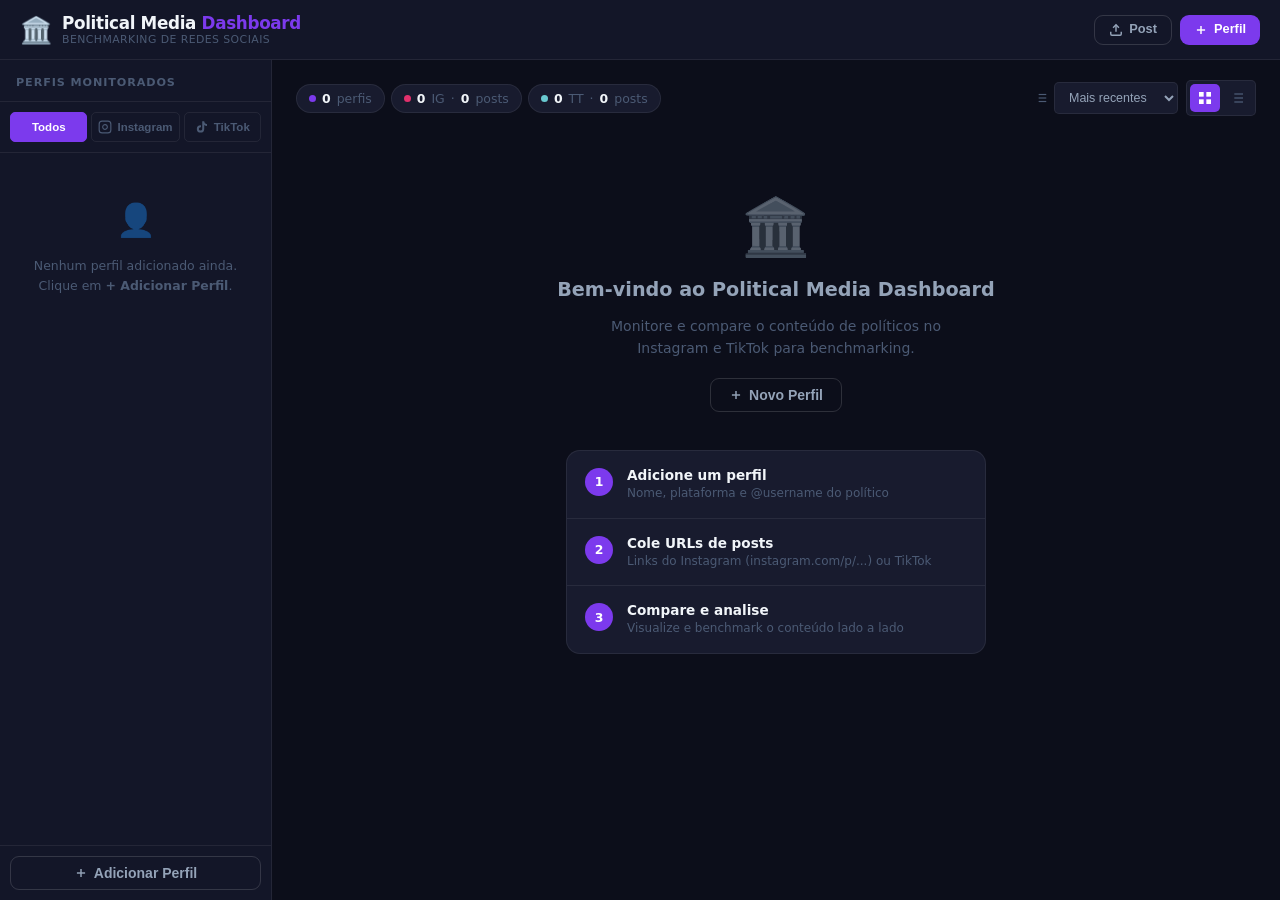
<file: index.html>
<!DOCTYPE html>
<html lang="pt-BR">
<head>
    <meta charset="UTF-8">
    <meta name="viewport" content="width=device-width, initial-scale=1.0">
    <title>Political Media Dashboard</title>
    <link rel="stylesheet" href="styles.css">
</head>
<body>

    <div class="toast-container" id="toastContainer"></div>

    <!-- Header -->
    <header class="header">
        <div class="header-content">
            <button class="mobile-menu-btn" id="mobileSidebarToggle" onclick="toggleSidebar()">☰</button>
            <div class="logo">
                <span class="logo-icon">🏛️</span>
                <div class="logo-text">
                    <h1>Political Media <span>Dashboard</span></h1>
                    <p class="logo-sub">Benchmarking de Redes Sociais</p>
                </div>
            </div>
            <div class="header-actions">
                <button class="btn btn-outline btn-sm" id="addPostBtn">
                    <svg width="14" height="14" viewBox="0 0 24 24" fill="none" stroke="currentColor" stroke-width="2.5"><path d="M21 15v4a2 2 0 0 1-2 2H5a2 2 0 0 1-2-2v-4"/><polyline points="17 8 12 3 7 8"/><line x1="12" y1="3" x2="12" y2="15"/></svg>
                    Post
                </button>
                <button class="btn btn-primary btn-sm" id="addProfileBtn">
                    <svg width="14" height="14" viewBox="0 0 24 24" fill="none" stroke="currentColor" stroke-width="2.5"><line x1="12" y1="5" x2="12" y2="19"/><line x1="5" y1="12" x2="19" y2="12"/></svg>
                    Perfil
                </button>
            </div>
        </div>
    </header>

    <!-- Layout -->
    <div class="layout">

        <!-- Sidebar Overlay -->
        <div class="sidebar-overlay" id="sidebarOverlay" onclick="toggleSidebar()"></div>

        <!-- Sidebar -->
        <aside class="sidebar" id="sidebar">
            <div class="sidebar-header">
                <span class="sidebar-title">Perfis Monitorados</span>
                <button class="icon-btn close-sidebar-btn" onclick="toggleSidebar()">✕</button>
            </div>

            <div class="platform-tabs">
                <button class="tab-btn active" data-platform="all">Todos</button>
                <button class="tab-btn" data-platform="instagram">
                    <svg width="14" height="14" viewBox="0 0 24 24" fill="none" stroke="currentColor" stroke-width="2"><rect x="2" y="2" width="20" height="20" rx="5" ry="5"/><path d="M16 11.37A4 4 0 1 1 12.63 8 4 4 0 0 1 16 11.37z"/><line x1="17.5" y1="6.5" x2="17.51" y2="6.5"/></svg>
                    Instagram
                </button>
                <button class="tab-btn" data-platform="tiktok">
                    <svg width="14" height="14" viewBox="0 0 24 24" fill="currentColor"><path d="M19.59 6.69a4.83 4.83 0 0 1-3.77-4.25V2h-3.45v13.67a2.89 2.89 0 0 1-2.88 2.5 2.89 2.89 0 0 1-2.89-2.89 2.89 2.89 0 0 1 2.89-2.89c.28 0 .54.04.79.1V9.01a6.27 6.27 0 0 0-.79-.05 6.34 6.34 0 0 0-6.34 6.34 6.34 6.34 0 0 0 6.34 6.34 6.34 6.34 0 0 0 6.33-6.34V8.69a8.15 8.15 0 0 0 4.76 1.52V6.76a4.85 4.85 0 0 1-1-.07z"/></svg>
                    TikTok
                </button>
            </div>

            <div class="profiles-list" id="profilesList"></div>

            <div class="sidebar-footer">
                <button class="btn btn-outline sidebar-add-btn" id="sidebarAddProfileBtn">
                    <svg width="14" height="14" viewBox="0 0 24 24" fill="none" stroke="currentColor" stroke-width="2.5"><line x1="12" y1="5" x2="12" y2="19"/><line x1="5" y1="12" x2="19" y2="12"/></svg>
                    Adicionar Perfil
                </button>
            </div>
        </aside>

        <!-- Main Content -->
        <main class="main-content">
            <div class="content-header">
                <div class="stats-bar" id="statsBar"></div>
                <div class="controls-right">
                    <div class="sort-wrapper">
                        <svg width="14" height="14" viewBox="0 0 24 24" fill="none" stroke="currentColor" stroke-width="2"><line x1="8" y1="6" x2="21" y2="6"/><line x1="8" y1="12" x2="21" y2="12"/><line x1="8" y1="18" x2="21" y2="18"/><line x1="3" y1="6" x2="3.01" y2="6"/><line x1="3" y1="12" x2="3.01" y2="12"/><line x1="3" y1="18" x2="3.01" y2="18"/></svg>
                        <select id="sortSelect" class="sort-select">
                            <option value="newest">Mais recentes</option>
                            <option value="oldest">Mais antigos</option>
                            <option value="profile">Por perfil</option>
                            <option value="platform">Por plataforma</option>
                        </select>
                    </div>
                    <div class="view-controls">
                        <button class="view-btn active" data-view="gallery" title="Galeria">
                            <svg width="16" height="16" viewBox="0 0 24 24" fill="currentColor"><rect x="3" y="3" width="7" height="7"/><rect x="14" y="3" width="7" height="7"/><rect x="3" y="14" width="7" height="7"/><rect x="14" y="14" width="7" height="7"/></svg>
                        </button>
                        <button class="view-btn" data-view="list" title="Lista">
                            <svg width="16" height="16" viewBox="0 0 24 24" fill="none" stroke="currentColor" stroke-width="2"><line x1="8" y1="6" x2="21" y2="6"/><line x1="8" y1="12" x2="21" y2="12"/><line x1="8" y1="18" x2="21" y2="18"/><line x1="3" y1="6" x2="3.01" y2="6"/><line x1="3" y1="12" x2="3.01" y2="12"/><line x1="3" y1="18" x2="3.01" y2="18"/></svg>
                        </button>
                    </div>
                </div>
            </div>

            <div class="active-filters" id="activeFilters"></div>

            <div class="gallery" id="postsGallery"></div>

            <!-- Onboarding / Empty State -->
            <div class="empty-state" id="emptyState" style="display:none">
                <div class="empty-icon" id="emptyIcon">📱</div>
                <h3 id="emptyTitle">Comece adicionando perfis</h3>
                <p id="emptyMessage">Monitore e compare os posts de políticos no Instagram e TikTok.</p>
                <div class="empty-actions">
                    <button class="btn btn-outline" id="emptyAddProfileBtn">
                        <svg width="14" height="14" viewBox="0 0 24 24" fill="none" stroke="currentColor" stroke-width="2.5"><line x1="12" y1="5" x2="12" y2="19"/><line x1="5" y1="12" x2="19" y2="12"/></svg>
                        Novo Perfil
                    </button>
                    <button class="btn btn-primary" id="emptyAddPostBtn">
                        <svg width="14" height="14" viewBox="0 0 24 24" fill="none" stroke="currentColor" stroke-width="2.5"><path d="M21 15v4a2 2 0 0 1-2 2H5a2 2 0 0 1-2-2v-4"/><polyline points="17 8 12 3 7 8"/><line x1="12" y1="3" x2="12" y2="15"/></svg>
                        Adicionar Post
                    </button>
                </div>
                <div class="onboarding-steps" id="onboardingSteps">
                    <div class="step">
                        <div class="step-num">1</div>
                        <div class="step-text">
                            <strong>Adicione um perfil</strong>
                            <span>Nome, plataforma e @username do político</span>
                        </div>
                    </div>
                    <div class="step">
                        <div class="step-num">2</div>
                        <div class="step-text">
                            <strong>Cole URLs de posts</strong>
                            <span>Links do Instagram (instagram.com/p/...) ou TikTok</span>
                        </div>
                    </div>
                    <div class="step">
                        <div class="step-num">3</div>
                        <div class="step-text">
                            <strong>Compare e analise</strong>
                            <span>Visualize e benchmark o conteúdo lado a lado</span>
                        </div>
                    </div>
                </div>
            </div>
        </main>
    </div>

    <!-- ══════════════════════════════════════
         Modal: Adicionar Perfil
    ══════════════════════════════════════ -->
    <div class="modal" id="profileModal">
        <div class="modal-backdrop" onclick="closeModal('profileModal')"></div>
        <div class="modal-content">
            <div class="modal-header">
                <h2>Novo Perfil</h2>
                <button class="modal-close" onclick="closeModal('profileModal')">
                    <svg width="18" height="18" viewBox="0 0 24 24" fill="none" stroke="currentColor" stroke-width="2.5"><line x1="18" y1="6" x2="6" y2="18"/><line x1="6" y1="6" x2="18" y2="18"/></svg>
                </button>
            </div>
            <form id="profileForm">
                <div class="form-group">
                    <label for="profileName">Nome do Político</label>
                    <input type="text" id="profileName" placeholder="Ex: Lula, Bolsonaro, Marina Silva..." required autocomplete="off">
                </div>
                <div class="form-group">
                    <label>Plataforma</label>
                    <div class="platform-select">
                        <button type="button" class="platform-option active" data-platform="instagram">
                            <svg width="20" height="20" viewBox="0 0 24 24" fill="none" stroke="currentColor" stroke-width="2"><rect x="2" y="2" width="20" height="20" rx="5" ry="5"/><path d="M16 11.37A4 4 0 1 1 12.63 8 4 4 0 0 1 16 11.37z"/><line x1="17.5" y1="6.5" x2="17.51" y2="6.5"/></svg>
                            Instagram
                        </button>
                        <button type="button" class="platform-option" data-platform="tiktok">
                            <svg width="20" height="20" viewBox="0 0 24 24" fill="currentColor"><path d="M19.59 6.69a4.83 4.83 0 0 1-3.77-4.25V2h-3.45v13.67a2.89 2.89 0 0 1-2.88 2.5 2.89 2.89 0 0 1-2.89-2.89 2.89 2.89 0 0 1 2.89-2.89c.28 0 .54.04.79.1V9.01a6.27 6.27 0 0 0-.79-.05 6.34 6.34 0 0 0-6.34 6.34 6.34 6.34 0 0 0 6.34 6.34 6.34 6.34 0 0 0 6.33-6.34V8.69a8.15 8.15 0 0 0 4.76 1.52V6.76a4.85 4.85 0 0 1-1-.07z"/></svg>
                            TikTok
                        </button>
                    </div>
                    <input type="hidden" id="selectedPlatform" value="instagram">
                </div>
                <div class="form-group">
                    <label for="profileUsername">Username</label>
                    <div class="input-with-prefix">
                        <span class="input-prefix">@</span>
                        <input type="text" id="profileUsername" placeholder="username" required autocomplete="off">
                    </div>
                    <small>Apenas o nome de usuário, sem o @</small>
                </div>
                <div class="form-group">
                    <label for="profileParty">Partido / Cargo <span class="optional">(opcional)</span></label>
                    <input type="text" id="profileParty" placeholder="Ex: PT - Presidente, PL - Senador..." autocomplete="off">
                </div>
                <div class="form-actions">
                    <button type="button" class="btn btn-ghost" onclick="closeModal('profileModal')">Cancelar</button>
                    <button type="submit" class="btn btn-primary">Adicionar Perfil</button>
                </div>
            </form>
        </div>
    </div>

    <!-- ══════════════════════════════════════
         Modal: Adicionar Post
    ══════════════════════════════════════ -->
    <div class="modal" id="postModal">
        <div class="modal-backdrop" onclick="closeModal('postModal')"></div>
        <div class="modal-content">
            <div class="modal-header">
                <h2>Adicionar Post</h2>
                <button class="modal-close" onclick="closeModal('postModal')">
                    <svg width="18" height="18" viewBox="0 0 24 24" fill="none" stroke="currentColor" stroke-width="2.5"><line x1="18" y1="6" x2="6" y2="18"/><line x1="6" y1="6" x2="18" y2="18"/></svg>
                </button>
            </div>
            <form id="postForm">
                <div class="form-group">
                    <label for="postProfile">Perfil</label>
                    <select id="postProfile" required></select>
                </div>
                <div class="form-group">
                    <label for="postUrl">URL do Post</label>
                    <input type="url" id="postUrl"
                           placeholder="https://www.instagram.com/p/... ou https://www.tiktok.com/@..."
                           required autocomplete="off">
                    <small>Cole a URL direta do post no Instagram ou TikTok</small>
                </div>
                <div class="url-preview" id="urlPreview" style="display:none">
                    <div class="url-preview-inner">
                        <span class="url-preview-icon" id="urlPreviewIcon"></span>
                        <span class="url-preview-text" id="urlPreviewText"></span>
                    </div>
                </div>
                <div class="form-group">
                    <label for="postNotes">Notas de Análise <span class="optional">(opcional)</span></label>
                    <textarea id="postNotes" placeholder="Ex: Post de maior engajamento da semana, aborda pauta X, comparar com concorrente Y..."></textarea>
                </div>
                <div class="form-actions">
                    <button type="button" class="btn btn-ghost" onclick="closeModal('postModal')">Cancelar</button>
                    <button type="submit" class="btn btn-primary">Adicionar Post</button>
                </div>
            </form>
        </div>
    </div>

    <script src="app.js"></script>
</body>
</html>
</file>
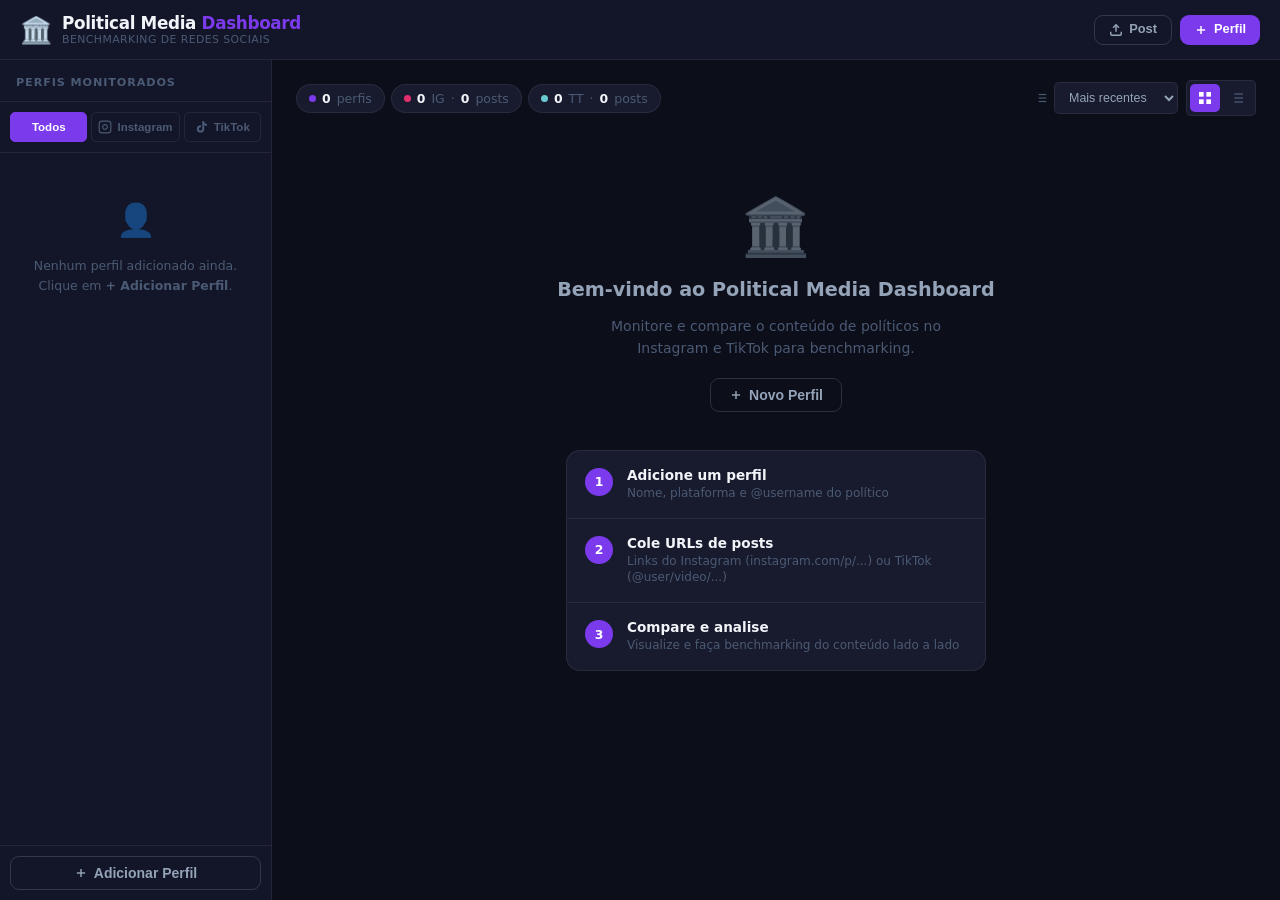
<file: dashboard-all-in-one.html>
<!DOCTYPE html>
<html lang="pt-BR">
<head>
    <meta charset="UTF-8">
    <meta name="viewport" content="width=device-width, initial-scale=1.0">
    <title>Political Media Dashboard</title>
<style>
/* ══════════════════════════════════════════════════════
   Political Media Dashboard — Styles
══════════════════════════════════════════════════════ */

:root {
    --bg-base:      #0c0e1a;
    --bg-surface:   #131628;
    --bg-card:      #181b2e;
    --bg-card-alt:  #1e2240;
    --bg-hover:     #222644;
    --border:       rgba(255,255,255,0.07);
    --border-hover: rgba(255,255,255,0.14);

    --text-primary:   #F1F5F9;
    --text-secondary: #94A3B8;
    --text-muted:     #4B5A74;

    --ig-start:  #F58529;
    --ig-mid:    #DD2A7B;
    --ig-end:    #8134AF;
    --ig-color:  #E1306C;
    --tt-color:  #69C9D0;
    --tt-bg:     #010101;

    --accent:        #7C3AED;
    --accent-hover:  #6D28D9;
    --accent-glow:   rgba(124,58,237,0.35);

    --green:  #34D399;
    --red:    #F87171;

    --radius:    14px;
    --radius-sm:  9px;
    --radius-xs:  5px;

    --header-h:  60px;
    --sidebar-w: 272px;

    --shadow-sm: 0 2px 8px rgba(0,0,0,0.3);
    --shadow-md: 0 6px 24px rgba(0,0,0,0.4);
    --shadow-lg: 0 12px 48px rgba(0,0,0,0.5);

    --transition: 0.18s ease;
}

*, *::before, *::after { box-sizing: border-box; margin: 0; padding: 0; }
html { font-size: 16px; }
body {
    font-family: 'Segoe UI', system-ui, -apple-system, BlinkMacSystemFont, sans-serif;
    background: var(--bg-base);
    color: var(--text-primary);
    min-height: 100vh;
    -webkit-font-smoothing: antialiased;
}

::-webkit-scrollbar { width: 5px; height: 5px; }
::-webkit-scrollbar-track { background: transparent; }
::-webkit-scrollbar-thumb { background: rgba(255,255,255,0.1); border-radius: 99px; }
::-webkit-scrollbar-thumb:hover { background: rgba(255,255,255,0.2); }

/* ── Header ── */
.header {
    position: sticky; top: 0; z-index: 200;
    background: var(--bg-surface);
    border-bottom: 1px solid var(--border);
    backdrop-filter: blur(12px);
    height: var(--header-h);
}
.header-content {
    max-width: 1700px; margin: 0 auto; height: 100%;
    padding: 0 20px; display: flex; align-items: center; gap: 12px;
}
.mobile-menu-btn {
    display: none; background: none;
    border: 1px solid var(--border); color: var(--text-secondary);
    width: 36px; height: 36px; border-radius: var(--radius-xs);
    font-size: 18px; cursor: pointer; flex-shrink: 0; transition: var(--transition);
}
.mobile-menu-btn:hover { color: var(--text-primary); background: var(--bg-hover); }
.logo { display: flex; align-items: center; gap: 10px; flex: 1; min-width: 0; }
.logo-icon { font-size: 26px; flex-shrink: 0; }
.logo h1 { font-size: 1.05rem; font-weight: 700; white-space: nowrap; letter-spacing: -0.02em; }
.logo h1 span { color: var(--accent); }
.logo-sub { font-size: 0.68rem; color: var(--text-muted); letter-spacing: 0.04em; text-transform: uppercase; }
.header-actions { display: flex; gap: 8px; flex-shrink: 0; }

/* ── Buttons ── */
.btn {
    display: inline-flex; align-items: center; gap: 6px;
    padding: 9px 18px; border-radius: var(--radius-sm);
    font-size: 0.875rem; font-weight: 600; cursor: pointer;
    transition: all var(--transition); border: none; text-decoration: none;
    white-space: nowrap; line-height: 1;
}
.btn svg { flex-shrink: 0; }
.btn-primary { background: var(--accent); color: #fff; box-shadow: 0 0 0 0 var(--accent-glow); }
.btn-primary:hover { background: var(--accent-hover); box-shadow: 0 4px 16px var(--accent-glow); transform: translateY(-1px); }
.btn-outline { background: transparent; color: var(--text-secondary); border: 1px solid var(--border-hover); }
.btn-outline:hover { background: var(--bg-hover); color: var(--text-primary); border-color: rgba(255,255,255,0.2); }
.btn-ghost { background: transparent; color: var(--text-secondary); border: none; }
.btn-ghost:hover { color: var(--text-primary); background: var(--bg-hover); }
.btn-sm { padding: 7px 14px; font-size: 0.8rem; }
.btn-xs { padding: 5px 10px; font-size: 0.75rem; }
.btn-danger { background: transparent; color: var(--red); border: 1px solid rgba(248,113,113,0.3); }
.btn-danger:hover { background: rgba(248,113,113,0.1); }
.icon-btn {
    display: inline-flex; align-items: center; justify-content: center;
    width: 30px; height: 30px; border-radius: var(--radius-xs); border: none;
    background: transparent; color: var(--text-muted); cursor: pointer;
    font-size: 14px; transition: var(--transition); flex-shrink: 0;
}
.icon-btn:hover { color: var(--text-primary); background: var(--bg-hover); }
.icon-btn.danger:hover { color: var(--red); background: rgba(248,113,113,0.1); }

/* ── Layout ── */
.layout {
    display: flex; max-width: 1700px; margin: 0 auto;
    min-height: calc(100vh - var(--header-h));
}
.sidebar-overlay {
    display: none; position: fixed; inset: 0;
    background: rgba(0,0,0,0.6); z-index: 150; backdrop-filter: blur(2px);
}

/* ── Sidebar ── */
.sidebar {
    width: var(--sidebar-w); flex-shrink: 0;
    background: var(--bg-surface); border-right: 1px solid var(--border);
    display: flex; flex-direction: column;
    position: sticky; top: var(--header-h);
    height: calc(100vh - var(--header-h)); overflow-y: auto;
}
.sidebar-header {
    display: flex; align-items: center; justify-content: space-between;
    padding: 16px 16px 12px; border-bottom: 1px solid var(--border);
}
.sidebar-title { font-size: 0.7rem; font-weight: 700; color: var(--text-muted); text-transform: uppercase; letter-spacing: 0.08em; }
.close-sidebar-btn { display: none; }

.platform-tabs { display: flex; gap: 4px; padding: 10px; border-bottom: 1px solid var(--border); }
.tab-btn {
    flex: 1; display: flex; align-items: center; justify-content: center; gap: 5px;
    padding: 7px 6px; border: 1px solid var(--border); border-radius: var(--radius-xs);
    background: transparent; color: var(--text-muted);
    font-size: 0.72rem; font-weight: 600; cursor: pointer; transition: var(--transition); white-space: nowrap;
}
.tab-btn:hover { background: var(--bg-hover); color: var(--text-secondary); }
.tab-btn.active { background: var(--accent); color: #fff; border-color: var(--accent); }
.tab-btn.active-ig { background: linear-gradient(135deg, var(--ig-start), var(--ig-end)); color: #fff; border-color: transparent; }
.tab-btn.active-tt { background: var(--tt-bg); color: var(--tt-color); border-color: var(--tt-color); }

.profiles-list {
    flex: 1; padding: 10px; display: flex; flex-direction: column; gap: 6px; overflow-y: auto;
}
.profile-item {
    display: flex; align-items: center; gap: 10px;
    padding: 10px 10px 10px 12px; border-radius: var(--radius-sm);
    border: 1px solid var(--border); background: var(--bg-card);
    cursor: pointer; transition: var(--transition); position: relative;
}
.profile-item:hover { background: var(--bg-card-alt); border-color: var(--border-hover); }
.profile-item.active    { background: rgba(124,58,237,0.12); border-color: var(--accent); }
.profile-item.active-ig { background: rgba(225,48,108,0.1);  border-color: var(--ig-color); }
.profile-item.active-tt { background: rgba(105,201,208,0.08); border-color: var(--tt-color); }

.profile-avatar {
    width: 38px; height: 38px; border-radius: 50%;
    display: flex; align-items: center; justify-content: center;
    font-size: 13px; font-weight: 800; color: #fff; flex-shrink: 0; letter-spacing: -0.02em;
}
.profile-avatar.instagram { background: linear-gradient(135deg, var(--ig-start), var(--ig-mid), var(--ig-end)); }
.profile-avatar.tiktok    { background: var(--tt-bg); color: var(--tt-color); border: 2px solid var(--tt-color); font-size: 11px; }

.profile-info { flex: 1; min-width: 0; }
.profile-name     { font-size: 0.82rem; font-weight: 600; white-space: nowrap; overflow: hidden; text-overflow: ellipsis; }
.profile-username { font-size: 0.7rem; color: var(--text-muted); white-space: nowrap; overflow: hidden; text-overflow: ellipsis; }
.profile-party    { font-size: 0.65rem; color: var(--text-muted); white-space: nowrap; overflow: hidden; text-overflow: ellipsis; margin-top: 1px; }

.profile-meta { display: flex; flex-direction: column; align-items: flex-end; gap: 4px; flex-shrink: 0; }

.platform-badge { font-size: 0.6rem; font-weight: 700; padding: 2px 5px; border-radius: 4px; text-transform: uppercase; letter-spacing: 0.04em; flex-shrink: 0; }
.platform-badge.instagram { background: rgba(225,48,108,0.18); color: var(--ig-color); }
.platform-badge.tiktok    { background: rgba(105,201,208,0.15); color: var(--tt-color); }

.post-count-badge {
    font-size: 0.65rem; font-weight: 700; color: var(--text-muted);
    background: var(--bg-base); padding: 2px 6px; border-radius: 99px; min-width: 20px; text-align: center;
}
.profile-actions { display: flex; gap: 2px; opacity: 0; transition: var(--transition); margin-left: 2px; }
.profile-item:hover .profile-actions { opacity: 1; }

.sidebar-footer { padding: 10px; border-top: 1px solid var(--border); }
.sidebar-add-btn { width: 100%; justify-content: center; }

.sidebar-empty { text-align: center; padding: 32px 16px; color: var(--text-muted); font-size: 0.78rem; line-height: 1.6; }
.sidebar-empty-icon { font-size: 32px; margin-bottom: 10px; opacity: 0.5; }

/* ── Main Content ── */
.main-content {
    flex: 1; min-width: 0; padding: 20px 24px 40px;
    display: flex; flex-direction: column; gap: 18px;
}
.content-header {
    display: flex; align-items: center; justify-content: space-between; flex-wrap: wrap; gap: 12px;
}
.stats-bar { display: flex; align-items: center; gap: 6px; flex-wrap: wrap; }
.stat-chip {
    display: flex; align-items: center; gap: 6px; padding: 6px 12px;
    background: var(--bg-card); border: 1px solid var(--border); border-radius: 99px; font-size: 0.78rem;
}
.stat-chip-value { font-weight: 700; color: var(--text-primary); }
.stat-chip-label { color: var(--text-muted); }
.stat-chip-dot { width: 7px; height: 7px; border-radius: 50%; flex-shrink: 0; }
.stat-chip-dot.ig  { background: var(--ig-color); }
.stat-chip-dot.tt  { background: var(--tt-color); }
.stat-chip-dot.all { background: var(--accent); }

.controls-right { display: flex; align-items: center; gap: 8px; flex-shrink: 0; }
.sort-wrapper { display: flex; align-items: center; gap: 6px; color: var(--text-muted); }
.sort-select {
    padding: 7px 10px; border-radius: var(--radius-xs); border: 1px solid var(--border);
    background: var(--bg-card); color: var(--text-secondary); font-size: 0.78rem;
    cursor: pointer; outline: none; transition: var(--transition);
}
.sort-select:focus { border-color: var(--accent); }
.sort-select option { background: var(--bg-surface); }

.view-controls {
    display: flex; gap: 2px; background: var(--bg-card);
    padding: 3px; border-radius: var(--radius-xs); border: 1px solid var(--border);
}
.view-btn {
    display: flex; align-items: center; justify-content: center;
    width: 30px; height: 28px; border-radius: 5px; border: none;
    background: transparent; color: var(--text-muted); cursor: pointer; transition: var(--transition);
}
.view-btn:hover { color: var(--text-secondary); }
.view-btn.active { background: var(--accent); color: #fff; }

.active-filters { display: flex; align-items: center; gap: 8px; flex-wrap: wrap; min-height: 0; }
.filter-chip {
    display: inline-flex; align-items: center; gap: 6px; padding: 5px 10px;
    border-radius: 99px; font-size: 0.75rem; font-weight: 600;
    background: rgba(124,58,237,0.15); color: #a78bfa; border: 1px solid rgba(124,58,237,0.3);
}
.filter-chip button {
    background: none; border: none; color: inherit; cursor: pointer;
    opacity: 0.7; font-size: 12px; padding: 0; line-height: 1; display: flex;
}
.filter-chip button:hover { opacity: 1; }

/* ── Gallery ── */
.gallery { display: grid; grid-template-columns: repeat(auto-fill, minmax(340px, 1fr)); gap: 18px; align-items: start; }
.gallery.list-view { grid-template-columns: 1fr; max-width: 720px; }

/* ── Post Card ── */
.post-card {
    background: var(--bg-card); border-radius: var(--radius);
    border: 1px solid var(--border); overflow: hidden;
    transition: all var(--transition); display: flex; flex-direction: column;
}
.post-card:hover { border-color: var(--border-hover); box-shadow: var(--shadow-md); transform: translateY(-2px); }
.post-card.instagram:hover { border-color: rgba(225,48,108,0.4); }
.post-card.tiktok:hover    { border-color: rgba(105,201,208,0.35); }

.post-card-header {
    display: flex; align-items: center; justify-content: space-between;
    padding: 12px 14px; border-bottom: 1px solid var(--border); gap: 8px;
}
.post-profile-left { display: flex; align-items: center; gap: 10px; min-width: 0; }
.post-avatar {
    width: 34px; height: 34px; border-radius: 50%;
    display: flex; align-items: center; justify-content: center;
    font-size: 11px; font-weight: 800; color: #fff; flex-shrink: 0;
}
.post-avatar.instagram { background: linear-gradient(135deg, var(--ig-start), var(--ig-mid), var(--ig-end)); }
.post-avatar.tiktok    { background: var(--tt-bg); color: var(--tt-color); border: 1.5px solid var(--tt-color); font-size: 9px; }
.post-profile-info { min-width: 0; }
.post-profile-name     { font-size: 0.82rem; font-weight: 700; white-space: nowrap; overflow: hidden; text-overflow: ellipsis; }
.post-profile-username { font-size: 0.7rem; color: var(--text-muted); }
.post-card-controls { display: flex; gap: 2px; flex-shrink: 0; opacity: 0; transition: var(--transition); }
.post-card:hover .post-card-controls { opacity: 1; }

.post-embed-container { background: var(--bg-base); position: relative; width: 100%; overflow: hidden; }
.post-embed-container iframe { width: 100%; border: none; display: block; }
.embed-loading {
    position: absolute; inset: 0; display: flex; flex-direction: column;
    align-items: center; justify-content: center; gap: 12px;
    background: var(--bg-base); color: var(--text-muted); font-size: 0.8rem;
}
.embed-loading-spinner {
    width: 28px; height: 28px; border: 2px solid var(--border);
    border-top-color: var(--accent); border-radius: 50%; animation: spin 0.8s linear infinite;
}
@keyframes spin { to { transform: rotate(360deg); } }

.post-card-footer {
    padding: 10px 14px; border-top: 1px solid var(--border);
    display: flex; flex-direction: column; gap: 6px; margin-top: auto;
}
.post-notes-text {
    font-size: 0.78rem; color: var(--text-secondary); line-height: 1.5;
    padding: 8px 10px; background: var(--bg-base); border-radius: var(--radius-xs);
    border-left: 2px solid var(--accent);
}
.post-footer-meta { display: flex; align-items: center; justify-content: space-between; gap: 8px; }
.post-date { font-size: 0.68rem; color: var(--text-muted); }

/* ── Empty State ── */
.empty-state {
    display: flex; flex-direction: column; align-items: center;
    padding: 60px 24px; text-align: center; gap: 14px; animation: fadeIn 0.3s ease;
}
@keyframes fadeIn { from { opacity: 0; transform: translateY(8px); } to { opacity: 1; transform: none; } }
.empty-icon { font-size: 56px; opacity: 0.4; margin-bottom: 4px; }
.empty-state h3 { font-size: 1.2rem; font-weight: 700; color: var(--text-secondary); }
.empty-state p  { font-size: 0.875rem; color: var(--text-muted); max-width: 400px; line-height: 1.6; }
.empty-actions  { display: flex; gap: 10px; flex-wrap: wrap; justify-content: center; margin-top: 4px; }

.onboarding-steps {
    display: flex; flex-direction: column; gap: 0; width: 100%; max-width: 420px; margin-top: 24px;
    background: var(--bg-card); border: 1px solid var(--border); border-radius: var(--radius);
    overflow: hidden; text-align: left;
}
.step { display: flex; align-items: flex-start; gap: 14px; padding: 16px 18px; border-bottom: 1px solid var(--border); }
.step:last-child { border-bottom: none; }
.step-num {
    width: 28px; height: 28px; border-radius: 50%; background: var(--accent); color: #fff;
    font-size: 0.78rem; font-weight: 700; display: flex; align-items: center; justify-content: center;
    flex-shrink: 0; margin-top: 1px;
}
.step-text { display: flex; flex-direction: column; gap: 2px; }
.step-text strong { font-size: 0.85rem; color: var(--text-primary); }
.step-text span   { font-size: 0.75rem; color: var(--text-muted); line-height: 1.4; }

/* ── Modals ── */
.modal { display: none; position: fixed; inset: 0; z-index: 500; align-items: center; justify-content: center; padding: 16px; }
.modal.open { display: flex; }
.modal-backdrop { position: absolute; inset: 0; background: rgba(0,0,0,0.75); backdrop-filter: blur(6px); }
.modal-content {
    position: relative; background: var(--bg-surface); border: 1px solid var(--border-hover);
    border-radius: var(--radius); width: 100%; max-width: 480px;
    max-height: calc(100vh - 40px); overflow-y: auto;
    box-shadow: var(--shadow-lg); animation: modalIn 0.22s ease;
}
@keyframes modalIn { from { transform: scale(0.96) translateY(10px); opacity: 0; } to { transform: none; opacity: 1; } }
.modal-header {
    display: flex; align-items: center; justify-content: space-between;
    padding: 18px 22px 16px; border-bottom: 1px solid var(--border);
}
.modal-header h2 { font-size: 1rem; font-weight: 700; }
.modal-close {
    display: flex; align-items: center; justify-content: center; background: none; border: none;
    color: var(--text-muted); cursor: pointer; padding: 4px; border-radius: var(--radius-xs); transition: var(--transition);
}
.modal-close:hover { color: var(--text-primary); background: var(--bg-hover); }

form { padding: 20px 22px 22px; display: flex; flex-direction: column; gap: 16px; }
.form-group { display: flex; flex-direction: column; gap: 7px; }
.form-group label { font-size: 0.82rem; font-weight: 600; color: var(--text-secondary); }
.optional { font-weight: 400; color: var(--text-muted); font-size: 0.75rem; }

.form-group input, .form-group select, .form-group textarea {
    padding: 10px 13px; border-radius: var(--radius-sm); border: 1px solid var(--border-hover);
    background: var(--bg-card); color: var(--text-primary); font-size: 0.875rem;
    transition: var(--transition); font-family: inherit; outline: none; width: 100%;
}
.form-group input::placeholder, .form-group textarea::placeholder { color: var(--text-muted); }
.form-group input:focus, .form-group select:focus, .form-group textarea:focus { border-color: var(--accent); }
.form-group textarea { resize: vertical; min-height: 80px; line-height: 1.5; }
.form-group small { font-size: 0.72rem; color: var(--text-muted); line-height: 1.4; }
.form-group select option { background: var(--bg-surface); }

.input-with-prefix {
    display: flex; border-radius: var(--radius-sm); border: 1px solid var(--border-hover);
    overflow: hidden; transition: var(--transition);
}
.input-with-prefix:focus-within { border-color: var(--accent); }
.input-prefix {
    padding: 10px 12px; background: var(--bg-base); color: var(--text-muted);
    font-size: 0.9rem; font-weight: 600; border-right: 1px solid var(--border-hover);
    display: flex; align-items: center; flex-shrink: 0;
}
.input-with-prefix input { border: none !important; border-radius: 0 !important; flex: 1; }
.input-with-prefix input:focus { box-shadow: none; }

.platform-select { display: flex; gap: 8px; }
.platform-option {
    flex: 1; display: flex; align-items: center; justify-content: center; gap: 8px;
    padding: 12px; border-radius: var(--radius-sm); border: 2px solid var(--border-hover);
    background: var(--bg-card); color: var(--text-secondary);
    font-size: 0.875rem; font-weight: 600; cursor: pointer; transition: var(--transition);
}
.platform-option:hover { color: var(--text-primary); border-color: rgba(255,255,255,0.2); }
.platform-option.active[data-platform="instagram"] { border-color: var(--ig-color); background: rgba(225,48,108,0.1); color: var(--ig-color); }
.platform-option.active[data-platform="tiktok"]    { border-color: var(--tt-color); background: rgba(105,201,208,0.1); color: var(--tt-color); }

.url-preview { background: var(--bg-card); border: 1px solid var(--border); border-radius: var(--radius-sm); padding: 10px 13px; animation: fadeIn 0.2s ease; }
.url-preview-inner { display: flex; align-items: center; gap: 10px; }
.url-preview-icon { font-size: 22px; flex-shrink: 0; }
.url-preview-text { font-size: 0.78rem; color: var(--green); font-weight: 600; }

.form-actions { display: flex; justify-content: flex-end; gap: 10px; padding-top: 4px; }

/* ── Toast ── */
.toast-container {
    position: fixed; bottom: 20px; right: 20px; z-index: 9999;
    display: flex; flex-direction: column; gap: 8px; pointer-events: none;
}
.toast {
    background: var(--bg-surface); border: 1px solid var(--border-hover); border-radius: var(--radius-sm);
    padding: 11px 16px; font-size: 0.83rem; font-weight: 500; color: var(--text-primary);
    box-shadow: var(--shadow-md); animation: toastIn 0.3s ease; max-width: 320px; pointer-events: auto;
}
.toast.success { border-left: 3px solid var(--green); }
.toast.error   { border-left: 3px solid var(--red); }
.toast.info    { border-left: 3px solid var(--accent); }
@keyframes toastIn  { from { transform: translateX(110%); opacity: 0; } to { transform: none; opacity: 1; } }
@keyframes toastOut { to { transform: translateX(110%); opacity: 0; } }
.toast.removing { animation: toastOut 0.3s ease forwards; }

/* ── Responsive ── */
@media (max-width: 900px) { .gallery { grid-template-columns: repeat(auto-fill, minmax(300px, 1fr)); } }

@media (max-width: 768px) {
    .mobile-menu-btn { display: flex; }
    .close-sidebar-btn { display: flex; }
    .logo-sub { display: none; }
    .sidebar {
        position: fixed; top: 0; left: 0; height: 100vh; z-index: 160;
        transform: translateX(-100%); transition: transform 0.25s ease;
        width: min(var(--sidebar-w), 85vw);
    }
    .sidebar.open { transform: translateX(0); }
    .sidebar-overlay.open { display: block; }
    .main-content { padding: 14px 14px 32px; }
    .gallery { grid-template-columns: 1fr; }
    .gallery.list-view { max-width: 100%; }
    .content-header { flex-direction: column; align-items: flex-start; }
    .sort-wrapper svg { display: none; }
    .sort-select { font-size: 0.8rem; }
}
@media (max-width: 480px) {
    :root { --header-h: 56px; }
    .logo h1 { font-size: 0.92rem; }
    .logo-icon { font-size: 22px; }
    .header-actions .btn span { display: none; }
    .header-actions .btn { padding: 7px 10px; }
    .platform-tabs { gap: 3px; }
    .tab-btn { font-size: 0.68rem; padding: 6px 4px; }
    .modal-content { max-height: calc(100vh - 20px); }
}
</style>
</head>
<body>

    <div class="toast-container" id="toastContainer"></div>

    <!-- Header -->
    <header class="header">
        <div class="header-content">
            <button class="mobile-menu-btn" id="mobileSidebarToggle" onclick="toggleSidebar()">☰</button>
            <div class="logo">
                <span class="logo-icon">🏛️</span>
                <div class="logo-text">
                    <h1>Political Media <span>Dashboard</span></h1>
                    <p class="logo-sub">Benchmarking de Redes Sociais</p>
                </div>
            </div>
            <div class="header-actions">
                <button class="btn btn-outline btn-sm" id="addPostBtn">
                    <svg width="14" height="14" viewBox="0 0 24 24" fill="none" stroke="currentColor" stroke-width="2.5"><path d="M21 15v4a2 2 0 0 1-2 2H5a2 2 0 0 1-2-2v-4"/><polyline points="17 8 12 3 7 8"/><line x1="12" y1="3" x2="12" y2="15"/></svg>
                    <span>Post</span>
                </button>
                <button class="btn btn-primary btn-sm" id="addProfileBtn">
                    <svg width="14" height="14" viewBox="0 0 24 24" fill="none" stroke="currentColor" stroke-width="2.5"><line x1="12" y1="5" x2="12" y2="19"/><line x1="5" y1="12" x2="19" y2="12"/></svg>
                    <span>Perfil</span>
                </button>
            </div>
        </div>
    </header>

    <!-- Layout -->
    <div class="layout">
        <div class="sidebar-overlay" id="sidebarOverlay" onclick="toggleSidebar()"></div>

        <!-- Sidebar -->
        <aside class="sidebar" id="sidebar">
            <div class="sidebar-header">
                <span class="sidebar-title">Perfis Monitorados</span>
                <button class="icon-btn close-sidebar-btn" onclick="toggleSidebar()">✕</button>
            </div>
            <div class="platform-tabs">
                <button class="tab-btn active" data-platform="all">Todos</button>
                <button class="tab-btn" data-platform="instagram">
                    <svg width="14" height="14" viewBox="0 0 24 24" fill="none" stroke="currentColor" stroke-width="2"><rect x="2" y="2" width="20" height="20" rx="5" ry="5"/><path d="M16 11.37A4 4 0 1 1 12.63 8 4 4 0 0 1 16 11.37z"/><line x1="17.5" y1="6.5" x2="17.51" y2="6.5"/></svg>
                    Instagram
                </button>
                <button class="tab-btn" data-platform="tiktok">
                    <svg width="14" height="14" viewBox="0 0 24 24" fill="currentColor"><path d="M19.59 6.69a4.83 4.83 0 0 1-3.77-4.25V2h-3.45v13.67a2.89 2.89 0 0 1-2.88 2.5 2.89 2.89 0 0 1-2.89-2.89 2.89 2.89 0 0 1 2.89-2.89c.28 0 .54.04.79.1V9.01a6.27 6.27 0 0 0-.79-.05 6.34 6.34 0 0 0-6.34 6.34 6.34 6.34 0 0 0 6.34 6.34 6.34 6.34 0 0 0 6.33-6.34V8.69a8.15 8.15 0 0 0 4.76 1.52V6.76a4.85 4.85 0 0 1-1-.07z"/></svg>
                    TikTok
                </button>
            </div>
            <div class="profiles-list" id="profilesList"></div>
            <div class="sidebar-footer">
                <button class="btn btn-outline sidebar-add-btn" id="sidebarAddProfileBtn">
                    <svg width="14" height="14" viewBox="0 0 24 24" fill="none" stroke="currentColor" stroke-width="2.5"><line x1="12" y1="5" x2="12" y2="19"/><line x1="5" y1="12" x2="19" y2="12"/></svg>
                    Adicionar Perfil
                </button>
            </div>
        </aside>

        <!-- Main Content -->
        <main class="main-content">
            <div class="content-header">
                <div class="stats-bar" id="statsBar"></div>
                <div class="controls-right">
                    <div class="sort-wrapper">
                        <svg width="14" height="14" viewBox="0 0 24 24" fill="none" stroke="currentColor" stroke-width="2"><line x1="8" y1="6" x2="21" y2="6"/><line x1="8" y1="12" x2="21" y2="12"/><line x1="8" y1="18" x2="21" y2="18"/><line x1="3" y1="6" x2="3.01" y2="6"/><line x1="3" y1="12" x2="3.01" y2="12"/><line x1="3" y1="18" x2="3.01" y2="18"/></svg>
                        <select id="sortSelect" class="sort-select">
                            <option value="newest">Mais recentes</option>
                            <option value="oldest">Mais antigos</option>
                            <option value="profile">Por perfil</option>
                            <option value="platform">Por plataforma</option>
                        </select>
                    </div>
                    <div class="view-controls">
                        <button class="view-btn active" data-view="gallery" title="Galeria">
                            <svg width="16" height="16" viewBox="0 0 24 24" fill="currentColor"><rect x="3" y="3" width="7" height="7"/><rect x="14" y="3" width="7" height="7"/><rect x="3" y="14" width="7" height="7"/><rect x="14" y="14" width="7" height="7"/></svg>
                        </button>
                        <button class="view-btn" data-view="list" title="Lista">
                            <svg width="16" height="16" viewBox="0 0 24 24" fill="none" stroke="currentColor" stroke-width="2"><line x1="8" y1="6" x2="21" y2="6"/><line x1="8" y1="12" x2="21" y2="12"/><line x1="8" y1="18" x2="21" y2="18"/><line x1="3" y1="6" x2="3.01" y2="6"/><line x1="3" y1="12" x2="3.01" y2="12"/><line x1="3" y1="18" x2="3.01" y2="18"/></svg>
                        </button>
                    </div>
                </div>
            </div>

            <div class="active-filters" id="activeFilters"></div>
            <div class="gallery" id="postsGallery"></div>

            <div class="empty-state" id="emptyState" style="display:none">
                <div class="empty-icon" id="emptyIcon">📱</div>
                <h3 id="emptyTitle">Comece adicionando perfis</h3>
                <p id="emptyMessage">Monitore e compare os posts de políticos no Instagram e TikTok.</p>
                <div class="empty-actions">
                    <button class="btn btn-outline" id="emptyAddProfileBtn">
                        <svg width="14" height="14" viewBox="0 0 24 24" fill="none" stroke="currentColor" stroke-width="2.5"><line x1="12" y1="5" x2="12" y2="19"/><line x1="5" y1="12" x2="19" y2="12"/></svg>
                        Novo Perfil
                    </button>
                    <button class="btn btn-primary" id="emptyAddPostBtn">
                        <svg width="14" height="14" viewBox="0 0 24 24" fill="none" stroke="currentColor" stroke-width="2.5"><path d="M21 15v4a2 2 0 0 1-2 2H5a2 2 0 0 1-2-2v-4"/><polyline points="17 8 12 3 7 8"/><line x1="12" y1="3" x2="12" y2="15"/></svg>
                        Adicionar Post
                    </button>
                </div>
                <div class="onboarding-steps" id="onboardingSteps">
                    <div class="step">
                        <div class="step-num">1</div>
                        <div class="step-text">
                            <strong>Adicione um perfil</strong>
                            <span>Nome, plataforma e @username do político</span>
                        </div>
                    </div>
                    <div class="step">
                        <div class="step-num">2</div>
                        <div class="step-text">
                            <strong>Cole URLs de posts</strong>
                            <span>Links do Instagram (instagram.com/p/...) ou TikTok (@user/video/...)</span>
                        </div>
                    </div>
                    <div class="step">
                        <div class="step-num">3</div>
                        <div class="step-text">
                            <strong>Compare e analise</strong>
                            <span>Visualize e faça benchmarking do conteúdo lado a lado</span>
                        </div>
                    </div>
                </div>
            </div>
        </main>
    </div>

    <!-- Modal: Adicionar Perfil -->
    <div class="modal" id="profileModal">
        <div class="modal-backdrop" onclick="closeModal('profileModal')"></div>
        <div class="modal-content">
            <div class="modal-header">
                <h2>Novo Perfil</h2>
                <button class="modal-close" onclick="closeModal('profileModal')">
                    <svg width="18" height="18" viewBox="0 0 24 24" fill="none" stroke="currentColor" stroke-width="2.5"><line x1="18" y1="6" x2="6" y2="18"/><line x1="6" y1="6" x2="18" y2="18"/></svg>
                </button>
            </div>
            <form id="profileForm">
                <div class="form-group">
                    <label for="profileName">Nome do Político</label>
                    <input type="text" id="profileName" placeholder="Ex: Lula, Bolsonaro, Marina Silva..." required autocomplete="off">
                </div>
                <div class="form-group">
                    <label>Plataforma</label>
                    <div class="platform-select">
                        <button type="button" class="platform-option active" data-platform="instagram">
                            <svg width="20" height="20" viewBox="0 0 24 24" fill="none" stroke="currentColor" stroke-width="2"><rect x="2" y="2" width="20" height="20" rx="5" ry="5"/><path d="M16 11.37A4 4 0 1 1 12.63 8 4 4 0 0 1 16 11.37z"/><line x1="17.5" y1="6.5" x2="17.51" y2="6.5"/></svg>
                            Instagram
                        </button>
                        <button type="button" class="platform-option" data-platform="tiktok">
                            <svg width="20" height="20" viewBox="0 0 24 24" fill="currentColor"><path d="M19.59 6.69a4.83 4.83 0 0 1-3.77-4.25V2h-3.45v13.67a2.89 2.89 0 0 1-2.88 2.5 2.89 2.89 0 0 1-2.89-2.89 2.89 2.89 0 0 1 2.89-2.89c.28 0 .54.04.79.1V9.01a6.27 6.27 0 0 0-.79-.05 6.34 6.34 0 0 0-6.34 6.34 6.34 6.34 0 0 0 6.34 6.34 6.34 6.34 0 0 0 6.33-6.34V8.69a8.15 8.15 0 0 0 4.76 1.52V6.76a4.85 4.85 0 0 1-1-.07z"/></svg>
                            TikTok
                        </button>
                    </div>
                    <input type="hidden" id="selectedPlatform" value="instagram">
                </div>
                <div class="form-group">
                    <label for="profileUsername">Username</label>
                    <div class="input-with-prefix">
                        <span class="input-prefix">@</span>
                        <input type="text" id="profileUsername" placeholder="username" required autocomplete="off">
                    </div>
                    <small>Apenas o nome de usuário, sem o @</small>
                </div>
                <div class="form-group">
                    <label for="profileParty">Partido / Cargo <span class="optional">(opcional)</span></label>
                    <input type="text" id="profileParty" placeholder="Ex: PT - Presidente, PL - Senador..." autocomplete="off">
                </div>
                <div class="form-actions">
                    <button type="button" class="btn btn-ghost" onclick="closeModal('profileModal')">Cancelar</button>
                    <button type="submit" class="btn btn-primary">Adicionar Perfil</button>
                </div>
            </form>
        </div>
    </div>

    <!-- Modal: Adicionar Post -->
    <div class="modal" id="postModal">
        <div class="modal-backdrop" onclick="closeModal('postModal')"></div>
        <div class="modal-content">
            <div class="modal-header">
                <h2>Adicionar Post</h2>
                <button class="modal-close" onclick="closeModal('postModal')">
                    <svg width="18" height="18" viewBox="0 0 24 24" fill="none" stroke="currentColor" stroke-width="2.5"><line x1="18" y1="6" x2="6" y2="18"/><line x1="6" y1="6" x2="18" y2="18"/></svg>
                </button>
            </div>
            <form id="postForm">
                <div class="form-group">
                    <label for="postProfile">Perfil</label>
                    <select id="postProfile" required></select>
                </div>
                <div class="form-group">
                    <label for="postUrl">URL do Post</label>
                    <input type="url" id="postUrl"
                           placeholder="https://www.instagram.com/p/... ou https://www.tiktok.com/@..."
                           required autocomplete="off">
                    <small>Cole a URL direta do post no Instagram ou TikTok</small>
                </div>
                <div class="url-preview" id="urlPreview" style="display:none">
                    <div class="url-preview-inner">
                        <span class="url-preview-icon" id="urlPreviewIcon"></span>
                        <span class="url-preview-text" id="urlPreviewText"></span>
                    </div>
                </div>
                <div class="form-group">
                    <label for="postNotes">Notas de Análise <span class="optional">(opcional)</span></label>
                    <textarea id="postNotes" placeholder="Ex: Post de maior engajamento da semana, aborda pauta X, comparar com concorrente Y..."></textarea>
                </div>
                <div class="form-actions">
                    <button type="button" class="btn btn-ghost" onclick="closeModal('postModal')">Cancelar</button>
                    <button type="submit" class="btn btn-primary">Adicionar Post</button>
                </div>
            </form>
        </div>
    </div>

<script>
'use strict';

const STORAGE_KEY = 'pmdb_v1';

function loadData() {
    try { const r = localStorage.getItem(STORAGE_KEY); if (r) return JSON.parse(r); } catch(_) {}
    return { profiles: [], posts: [] };
}
function saveData() { localStorage.setItem(STORAGE_KEY, JSON.stringify(appData)); }

let appData = loadData();

const state = { platformFilter: 'all', profileFilter: null, viewMode: 'gallery', sort: 'newest' };

function parsePostUrl(raw) {
    const url = raw.trim();
    const igMatch = url.match(/instagram\.com\/(p|reel|tv)\/([A-Za-z0-9_-]+)/);
    if (igMatch) {
        return { platform: 'instagram', embedUrl: `https://www.instagram.com/${igMatch[1]}/${igMatch[2]}/embed/`, embedHeight: 560 };
    }
    const ttMatch = url.match(/tiktok\.com\/(?:@[^/]+\/video|video)\/(\d+)/);
    if (ttMatch) {
        return { platform: 'tiktok', embedUrl: `https://www.tiktok.com/embed/v2/${ttMatch[1]}`, embedHeight: 700 };
    }
    return null;
}

function uid() { return Date.now().toString(36) + Math.random().toString(36).slice(2, 7); }
function initials(name) { return name.trim().split(/\s+/).slice(0, 2).map(w => w[0]).join('').toUpperCase(); }
function fmtDate(iso) { return new Date(iso).toLocaleDateString('pt-BR', { day: '2-digit', month: '2-digit', year: '2-digit' }); }
function platformLabel(p) { return p === 'instagram' ? 'Instagram' : 'TikTok'; }

function escHtml(str) {
    return String(str).replace(/&/g,'&amp;').replace(/</g,'&lt;').replace(/>/g,'&gt;').replace(/"/g,'&quot;').replace(/'/g,'&#39;');
}

function toast(msg, type = 'success') {
    const el = document.createElement('div');
    el.className = `toast ${type}`; el.textContent = msg;
    document.getElementById('toastContainer').appendChild(el);
    setTimeout(() => { el.classList.add('removing'); setTimeout(() => el.remove(), 350); }, 3200);
}

function openModal(id)  { document.getElementById(id).classList.add('open');    document.body.style.overflow = 'hidden'; }
function closeModal(id) { document.getElementById(id).classList.remove('open'); document.body.style.overflow = ''; }

function toggleSidebar() {
    const s = document.getElementById('sidebar'), o = document.getElementById('sidebarOverlay');
    const open = s.classList.toggle('open'); o.classList.toggle('open', open);
    document.body.style.overflow = open ? 'hidden' : '';
}
function closeSidebarIfMobile() {
    if (window.innerWidth <= 768) {
        document.getElementById('sidebar').classList.remove('open');
        document.getElementById('sidebarOverlay').classList.remove('open');
        document.body.style.overflow = '';
    }
}

function renderStats() {
    const { profiles, posts } = appData;
    const igP = profiles.filter(p => p.platform === 'instagram').length;
    const ttP = profiles.filter(p => p.platform === 'tiktok').length;
    const igPosts = posts.filter(p => p.platform === 'instagram').length;
    const ttPosts = posts.filter(p => p.platform === 'tiktok').length;
    document.getElementById('statsBar').innerHTML = `
        <div class="stat-chip"><div class="stat-chip-dot all"></div><span class="stat-chip-value">${profiles.length}</span><span class="stat-chip-label">perfis</span></div>
        <div class="stat-chip"><div class="stat-chip-dot ig"></div><span class="stat-chip-value">${igP}</span><span class="stat-chip-label">IG</span><span class="stat-chip-label">·</span><span class="stat-chip-value">${igPosts}</span><span class="stat-chip-label">posts</span></div>
        <div class="stat-chip"><div class="stat-chip-dot tt"></div><span class="stat-chip-value">${ttP}</span><span class="stat-chip-label">TT</span><span class="stat-chip-label">·</span><span class="stat-chip-value">${ttPosts}</span><span class="stat-chip-label">posts</span></div>`;
}

function renderProfiles() {
    const { profiles, posts } = appData;
    const list = document.getElementById('profilesList');
    let visible = state.platformFilter !== 'all' ? profiles.filter(p => p.platform === state.platformFilter) : profiles;
    if (visible.length === 0) {
        list.innerHTML = `<div class="sidebar-empty"><div class="sidebar-empty-icon">👤</div>${state.platformFilter === 'all' ? 'Nenhum perfil adicionado ainda.<br>Clique em <strong>+ Adicionar Perfil</strong>.' : `Nenhum perfil de ${platformLabel(state.platformFilter)} encontrado.`}</div>`;
        return;
    }
    list.innerHTML = visible.map(profile => {
        const count = posts.filter(p => p.profileId === profile.id).length;
        const isActive = state.profileFilter === profile.id;
        const ac = isActive ? (profile.platform === 'instagram' ? 'active-ig' : 'active-tt') : '';
        return `<div class="profile-item ${ac}" data-profile-id="${profile.id}">
            <div class="profile-avatar ${profile.platform}">${initials(profile.name)}</div>
            <div class="profile-info">
                <div class="profile-name">${escHtml(profile.name)}</div>
                <div class="profile-username">@${escHtml(profile.username)}</div>
                ${profile.party ? `<div class="profile-party">${escHtml(profile.party)}</div>` : ''}
            </div>
            <div class="profile-meta">
                <span class="platform-badge ${profile.platform}">${profile.platform === 'instagram' ? 'IG' : 'TT'}</span>
                <span class="post-count-badge">${count}</span>
            </div>
            <div class="profile-actions">
                <button class="icon-btn" title="Adicionar post" onclick="openAddPost('${profile.id}',event)"><svg width="12" height="12" viewBox="0 0 24 24" fill="none" stroke="currentColor" stroke-width="3"><line x1="12" y1="5" x2="12" y2="19"/><line x1="5" y1="12" x2="19" y2="12"/></svg></button>
                <button class="icon-btn danger" title="Remover perfil" onclick="deleteProfile('${profile.id}',event)"><svg width="12" height="12" viewBox="0 0 24 24" fill="none" stroke="currentColor" stroke-width="2.5"><polyline points="3 6 5 6 21 6"/><path d="M19 6l-1 14a2 2 0 0 1-2 2H8a2 2 0 0 1-2-2L5 6"/><path d="M10 11v6"/><path d="M14 11v6"/><path d="M9 6V4h6v2"/></svg></button>
            </div>
        </div>`;
    }).join('');
    list.querySelectorAll('.profile-item').forEach(el => {
        el.addEventListener('click', () => {
            const id = el.dataset.profileId;
            state.profileFilter = state.profileFilter === id ? null : id;
            closeSidebarIfMobile(); render();
        });
    });
}

function renderActiveFilters() {
    const container = document.getElementById('activeFilters');
    const chips = [];
    if (state.platformFilter !== 'all') {
        chips.push(`<div class="filter-chip">${state.platformFilter === 'instagram' ? '📸' : '🎵'} ${platformLabel(state.platformFilter)}<button onclick="clearPlatformFilter()" title="Remover filtro"><svg width="10" height="10" viewBox="0 0 24 24" fill="none" stroke="currentColor" stroke-width="3"><line x1="18" y1="6" x2="6" y2="18"/><line x1="6" y1="6" x2="18" y2="18"/></svg></button></div>`);
    }
    if (state.profileFilter) {
        const profile = appData.profiles.find(p => p.id === state.profileFilter);
        if (profile) chips.push(`<div class="filter-chip">👤 ${escHtml(profile.name)}<button onclick="clearProfileFilter()" title="Remover filtro"><svg width="10" height="10" viewBox="0 0 24 24" fill="none" stroke="currentColor" stroke-width="3"><line x1="18" y1="6" x2="6" y2="18"/><line x1="6" y1="6" x2="18" y2="18"/></svg></button></div>`);
    }
    container.innerHTML = chips.join('');
    container.style.display = chips.length ? 'flex' : 'none';
}

function clearPlatformFilter() {
    state.platformFilter = 'all';
    document.querySelectorAll('.tab-btn').forEach(b => b.classList.toggle('active', b.dataset.platform === 'all'));
    render();
}
function clearProfileFilter() { state.profileFilter = null; render(); }

function renderGallery() {
    const { profiles, posts } = appData;
    const gallery = document.getElementById('postsGallery');
    const emptyState = document.getElementById('emptyState');
    let filtered = [...posts];
    if (state.platformFilter !== 'all') filtered = filtered.filter(p => p.platform === state.platformFilter);
    if (state.profileFilter) filtered = filtered.filter(p => p.profileId === state.profileFilter);
    if (state.sort === 'newest')   filtered.sort((a,b) => new Date(b.addedAt) - new Date(a.addedAt));
    else if (state.sort === 'oldest')   filtered.sort((a,b) => new Date(a.addedAt) - new Date(b.addedAt));
    else if (state.sort === 'profile')  filtered.sort((a,b) => { const pa = profiles.find(p=>p.id===a.profileId)?.name||''; const pb = profiles.find(p=>p.id===b.profileId)?.name||''; return pa.localeCompare(pb,'pt-BR'); });
    else if (state.sort === 'platform') filtered.sort((a,b) => a.platform.localeCompare(b.platform));
    gallery.className = `gallery${state.viewMode === 'list' ? ' list-view' : ''}`;
    if (filtered.length === 0) {
        gallery.innerHTML = ''; gallery.style.display = 'none';
        emptyState.style.display = 'flex'; updateEmptyState(); return;
    }
    gallery.style.display = ''; emptyState.style.display = 'none';
    gallery.innerHTML = filtered.map(post => {
        const profile = profiles.find(p => p.id === post.profileId);
        if (!profile) return '';
        const lid = `loader-${post.id}`;
        return `<div class="post-card ${post.platform}" data-post-id="${post.id}">
            <div class="post-card-header">
                <div class="post-profile-left">
                    <div class="post-avatar ${post.platform}">${initials(profile.name)}</div>
                    <div class="post-profile-info">
                        <div class="post-profile-name">${escHtml(profile.name)}</div>
                        <div class="post-profile-username">@${escHtml(profile.username)}</div>
                    </div>
                </div>
                <div class="post-card-controls">
                    <a href="${escHtml(post.url)}" target="_blank" rel="noopener noreferrer" class="icon-btn" title="Abrir post original"><svg width="13" height="13" viewBox="0 0 24 24" fill="none" stroke="currentColor" stroke-width="2"><path d="M18 13v6a2 2 0 0 1-2 2H5a2 2 0 0 1-2-2V8a2 2 0 0 1 2-2h6"/><polyline points="15 3 21 3 21 9"/><line x1="10" y1="14" x2="21" y2="3"/></svg></a>
                    <button class="icon-btn danger" title="Remover post" onclick="deletePost('${post.id}')"><svg width="12" height="12" viewBox="0 0 24 24" fill="none" stroke="currentColor" stroke-width="2.5"><polyline points="3 6 5 6 21 6"/><path d="M19 6l-1 14a2 2 0 0 1-2 2H8a2 2 0 0 1-2-2L5 6"/><path d="M10 11v6"/><path d="M14 11v6"/><path d="M9 6V4h6v2"/></svg></button>
                </div>
            </div>
            <div class="post-embed-container" style="min-height:${post.embedHeight}px">
                <div class="embed-loading" id="${lid}"><div class="embed-loading-spinner"></div><span>Carregando ${platformLabel(post.platform)}...</span></div>
                <iframe src="${escHtml(post.embedUrl)}" height="${post.embedHeight}" loading="lazy" scrolling="no" frameborder="0" allowtransparency="true" allow="encrypted-media; autoplay" title="Post de ${escHtml(profile.name)}" onload="document.getElementById('${lid}').style.display='none'" style="position:relative;z-index:1"></iframe>
            </div>
            <div class="post-card-footer">
                ${post.notes ? `<div class="post-notes-text">${escHtml(post.notes)}</div>` : ''}
                <div class="post-footer-meta">
                    <span class="post-date">Adicionado em ${fmtDate(post.addedAt)}</span>
                    <span class="platform-badge ${post.platform}">${platformLabel(post.platform)}</span>
                </div>
            </div>
        </div>`;
    }).join('');
}

function updateEmptyState() {
    const { profiles, posts } = appData;
    const icon = document.getElementById('emptyIcon'), title = document.getElementById('emptyTitle');
    const msg = document.getElementById('emptyMessage'), steps = document.getElementById('onboardingSteps');
    const addPost = document.getElementById('emptyAddPostBtn');
    if (profiles.length === 0) {
        icon.textContent = '🏛️'; title.textContent = 'Bem-vindo ao Political Media Dashboard';
        msg.textContent = 'Monitore e compare o conteúdo de políticos no Instagram e TikTok para benchmarking.';
        steps.style.display = 'flex'; addPost.style.display = 'none';
    } else if (posts.length === 0) {
        icon.textContent = '📎'; title.textContent = 'Perfis adicionados — agora adicione posts';
        msg.textContent = 'Cole a URL de posts do Instagram ou TikTok para começar a visualizar o conteúdo.';
        steps.style.display = 'none'; addPost.style.display = 'flex';
    } else {
        icon.textContent = '🔍'; title.textContent = 'Nenhum post neste filtro';
        msg.textContent = 'Tente remover os filtros ativos ou adicionar posts para os perfis selecionados.';
        steps.style.display = 'none'; addPost.style.display = 'flex';
    }
}

function render() { renderStats(); renderProfiles(); renderActiveFilters(); renderGallery(); }

function deleteProfile(id, event) {
    event.stopPropagation();
    const profile = appData.profiles.find(p => p.id === id); if (!profile) return;
    const cnt = appData.posts.filter(p => p.profileId === id).length;
    if (!confirm(`Remover o perfil "${profile.name}" e todos os ${cnt} posts associados?`)) return;
    appData.profiles = appData.profiles.filter(p => p.id !== id);
    appData.posts    = appData.posts.filter(p => p.profileId !== id);
    if (state.profileFilter === id) state.profileFilter = null;
    saveData(); render(); toast(`Perfil "${profile.name}" removido`);
}

function openAddPost(profileId, event) {
    if (event) event.stopPropagation();
    populateProfileSelect(profileId); openModal('postModal');
}

function deletePost(id) {
    if (!confirm('Remover este post da galeria?')) return;
    appData.posts = appData.posts.filter(p => p.id !== id);
    saveData(); render(); toast('Post removido');
}

function populateProfileSelect(selectedId) {
    document.getElementById('postProfile').innerHTML = appData.profiles.map(p =>
        `<option value="${p.id}" ${p.id === selectedId ? 'selected' : ''}>${p.platform === 'instagram' ? '📸' : '🎵'} ${escHtml(p.name)} (@${escHtml(p.username)})</option>`
    ).join('');
}

function resetPlatformOptions() {
    document.querySelectorAll('.platform-option').forEach(b => b.classList.remove('active'));
    const igBtn = document.querySelector('.platform-option[data-platform="instagram"]');
    if (igBtn) igBtn.classList.add('active');
    const field = document.getElementById('selectedPlatform');
    if (field) field.value = 'instagram';
}

document.addEventListener('DOMContentLoaded', () => {
    document.querySelectorAll('.tab-btn').forEach(btn => {
        btn.addEventListener('click', () => {
            document.querySelectorAll('.tab-btn').forEach(b => b.classList.remove('active','active-ig','active-tt'));
            const p = btn.dataset.platform;
            btn.classList.add('active', p==='instagram'?'active-ig':p==='tiktok'?'active-tt':'');
            state.platformFilter = p; state.profileFilter = null; render();
        });
    });

    document.querySelectorAll('.view-btn').forEach(btn => {
        btn.addEventListener('click', () => {
            document.querySelectorAll('.view-btn').forEach(b => b.classList.remove('active'));
            btn.classList.add('active'); state.viewMode = btn.dataset.view; render();
        });
    });

    document.getElementById('sortSelect').addEventListener('change', e => { state.sort = e.target.value; render(); });

    document.getElementById('addProfileBtn').addEventListener('click', () => openModal('profileModal'));
    document.getElementById('sidebarAddProfileBtn').addEventListener('click', () => { closeSidebarIfMobile(); openModal('profileModal'); });

    document.getElementById('addPostBtn').addEventListener('click', () => {
        if (appData.profiles.length === 0) { toast('Adicione um perfil primeiro', 'error'); return; }
        populateProfileSelect(appData.profiles[0].id); openModal('postModal');
    });

    document.getElementById('emptyAddProfileBtn').addEventListener('click', () => openModal('profileModal'));
    document.getElementById('emptyAddPostBtn').addEventListener('click', () => {
        if (appData.profiles.length === 0) { toast('Adicione um perfil primeiro', 'error'); return; }
        populateProfileSelect(appData.profiles[0].id); openModal('postModal');
    });

    document.querySelectorAll('.platform-option').forEach(btn => {
        btn.addEventListener('click', () => {
            document.querySelectorAll('.platform-option').forEach(b => b.classList.remove('active'));
            btn.classList.add('active');
            document.getElementById('selectedPlatform').value = btn.dataset.platform;
        });
    });

    document.getElementById('postUrl').addEventListener('input', e => {
        const preview = document.getElementById('urlPreview');
        const parsed  = parsePostUrl(e.target.value);
        if (parsed) {
            document.getElementById('urlPreviewIcon').textContent = parsed.platform === 'instagram' ? '📸' : '🎵';
            document.getElementById('urlPreviewText').textContent = `URL de ${platformLabel(parsed.platform)} válida ✓`;
            preview.style.display = 'block';
        } else { preview.style.display = 'none'; }
    });

    document.getElementById('profileForm').addEventListener('submit', e => {
        e.preventDefault();
        let username = document.getElementById('profileUsername').value.trim();
        if (username.startsWith('@')) username = username.slice(1);
        const name = document.getElementById('profileName').value.trim();
        const platform = document.getElementById('selectedPlatform').value;
        const party = document.getElementById('profileParty').value.trim();
        if (!name || !username) return;
        const dup = appData.profiles.find(p => p.platform === platform && p.username.toLowerCase() === username.toLowerCase());
        if (dup) { toast(`@${username} no ${platformLabel(platform)} já existe`, 'error'); return; }
        appData.profiles.push({ id: uid(), name, platform, username, party, addedAt: new Date().toISOString() });
        saveData(); closeModal('profileModal'); e.target.reset(); resetPlatformOptions(); render();
        toast(`Perfil "${name}" adicionado!`);
    });

    document.getElementById('postForm').addEventListener('submit', e => {
        e.preventDefault();
        const profileId = document.getElementById('postProfile').value;
        const url = document.getElementById('postUrl').value.trim();
        const notes = document.getElementById('postNotes').value.trim();
        const parsed = parsePostUrl(url);
        if (!parsed) { toast('URL inválida. Use links do Instagram (instagram.com/p/...) ou TikTok.', 'error'); return; }
        if (appData.posts.some(p => p.embedUrl === parsed.embedUrl)) { toast('Este post já foi adicionado à galeria.', 'error'); return; }
        const profile = appData.profiles.find(p => p.id === profileId);
        if (profile && profile.platform !== parsed.platform) {
            toast(`A URL é de ${platformLabel(parsed.platform)}, mas o perfil é de ${platformLabel(profile.platform)}.`, 'error'); return;
        }
        appData.posts.push({ id: uid(), profileId, url, platform: parsed.platform, embedUrl: parsed.embedUrl, embedHeight: parsed.embedHeight, notes, addedAt: new Date().toISOString() });
        saveData(); closeModal('postModal'); e.target.reset();
        document.getElementById('urlPreview').style.display = 'none';
        render(); toast('Post adicionado à galeria!');
    });

    document.addEventListener('keydown', e => {
        if (e.key === 'Escape') {
            document.querySelectorAll('.modal.open').forEach(m => { m.classList.remove('open'); document.body.style.overflow = ''; });
            const s = document.getElementById('sidebar');
            if (s.classList.contains('open')) toggleSidebar();
        }
    });

    render();
});
</script>
</body>
</html>
</file>
<file: styles.css>
/* ══════════════════════════════════════════════════════
   Political Media Dashboard — Styles
══════════════════════════════════════════════════════ */

:root {
    --bg-base:      #0c0e1a;
    --bg-surface:   #131628;
    --bg-card:      #181b2e;
    --bg-card-alt:  #1e2240;
    --bg-hover:     #222644;
    --border:       rgba(255,255,255,0.07);
    --border-hover: rgba(255,255,255,0.14);

    --text-primary:   #F1F5F9;
    --text-secondary: #94A3B8;
    --text-muted:     #4B5A74;

    --ig-start:  #F58529;
    --ig-mid:    #DD2A7B;
    --ig-end:    #8134AF;
    --ig-color:  #E1306C;
    --tt-color:  #69C9D0;
    --tt-bg:     #010101;

    --accent:        #7C3AED;
    --accent-hover:  #6D28D9;
    --accent-glow:   rgba(124,58,237,0.35);

    --green:  #34D399;
    --red:    #F87171;

    --radius:    14px;
    --radius-sm:  9px;
    --radius-xs:  5px;

    --header-h:  60px;
    --sidebar-w: 272px;

    --shadow-sm: 0 2px 8px rgba(0,0,0,0.3);
    --shadow-md: 0 6px 24px rgba(0,0,0,0.4);
    --shadow-lg: 0 12px 48px rgba(0,0,0,0.5);

    --transition: 0.18s ease;
}

*, *::before, *::after { box-sizing: border-box; margin: 0; padding: 0; }

html { font-size: 16px; }

body {
    font-family: 'Segoe UI', system-ui, -apple-system, BlinkMacSystemFont, sans-serif;
    background: var(--bg-base);
    color: var(--text-primary);
    min-height: 100vh;
    -webkit-font-smoothing: antialiased;
}

/* ─── Scrollbar ─────────────────────────────────── */
::-webkit-scrollbar { width: 5px; height: 5px; }
::-webkit-scrollbar-track { background: transparent; }
::-webkit-scrollbar-thumb { background: rgba(255,255,255,0.1); border-radius: 99px; }
::-webkit-scrollbar-thumb:hover { background: rgba(255,255,255,0.2); }


/* ══════════════════════════════════════════════════
   HEADER
══════════════════════════════════════════════════ */
.header {
    position: sticky;
    top: 0;
    z-index: 200;
    background: var(--bg-surface);
    border-bottom: 1px solid var(--border);
    backdrop-filter: blur(12px);
    height: var(--header-h);
}

.header-content {
    max-width: 1700px;
    margin: 0 auto;
    height: 100%;
    padding: 0 20px;
    display: flex;
    align-items: center;
    gap: 12px;
}

.mobile-menu-btn {
    display: none;
    background: none;
    border: 1px solid var(--border);
    color: var(--text-secondary);
    width: 36px;
    height: 36px;
    border-radius: var(--radius-xs);
    font-size: 18px;
    cursor: pointer;
    flex-shrink: 0;
    transition: var(--transition);
}
.mobile-menu-btn:hover { color: var(--text-primary); background: var(--bg-hover); }

.logo {
    display: flex;
    align-items: center;
    gap: 10px;
    flex: 1;
    min-width: 0;
}

.logo-icon { font-size: 26px; flex-shrink: 0; }

.logo h1 {
    font-size: 1.05rem;
    font-weight: 700;
    white-space: nowrap;
    letter-spacing: -0.02em;
}
.logo h1 span { color: var(--accent); }

.logo-sub {
    font-size: 0.68rem;
    color: var(--text-muted);
    letter-spacing: 0.04em;
    text-transform: uppercase;
}

.header-actions {
    display: flex;
    gap: 8px;
    flex-shrink: 0;
}


/* ══════════════════════════════════════════════════
   BUTTONS
══════════════════════════════════════════════════ */
.btn {
    display: inline-flex;
    align-items: center;
    gap: 6px;
    padding: 9px 18px;
    border-radius: var(--radius-sm);
    font-size: 0.875rem;
    font-weight: 600;
    cursor: pointer;
    transition: all var(--transition);
    border: none;
    text-decoration: none;
    white-space: nowrap;
    line-height: 1;
}

.btn svg { flex-shrink: 0; }

.btn-primary {
    background: var(--accent);
    color: #fff;
    box-shadow: 0 0 0 0 var(--accent-glow);
}
.btn-primary:hover {
    background: var(--accent-hover);
    box-shadow: 0 4px 16px var(--accent-glow);
    transform: translateY(-1px);
}

.btn-outline {
    background: transparent;
    color: var(--text-secondary);
    border: 1px solid var(--border-hover);
}
.btn-outline:hover {
    background: var(--bg-hover);
    color: var(--text-primary);
    border-color: rgba(255,255,255,0.2);
}

.btn-ghost {
    background: transparent;
    color: var(--text-secondary);
    border: none;
}
.btn-ghost:hover { color: var(--text-primary); background: var(--bg-hover); }

.btn-sm { padding: 7px 14px; font-size: 0.8rem; }
.btn-xs { padding: 5px 10px; font-size: 0.75rem; }

.btn-danger {
    background: transparent;
    color: var(--red);
    border: 1px solid rgba(248,113,113,0.3);
}
.btn-danger:hover { background: rgba(248,113,113,0.1); }

.icon-btn {
    display: inline-flex;
    align-items: center;
    justify-content: center;
    width: 30px;
    height: 30px;
    border-radius: var(--radius-xs);
    border: none;
    background: transparent;
    color: var(--text-muted);
    cursor: pointer;
    font-size: 14px;
    transition: var(--transition);
    flex-shrink: 0;
}
.icon-btn:hover { color: var(--text-primary); background: var(--bg-hover); }
.icon-btn.danger:hover { color: var(--red); background: rgba(248,113,113,0.1); }


/* ══════════════════════════════════════════════════
   LAYOUT
══════════════════════════════════════════════════ */
.layout {
    display: flex;
    max-width: 1700px;
    margin: 0 auto;
    min-height: calc(100vh - var(--header-h));
}

/* Sidebar overlay (mobile) */
.sidebar-overlay {
    display: none;
    position: fixed;
    inset: 0;
    background: rgba(0,0,0,0.6);
    z-index: 150;
    backdrop-filter: blur(2px);
}


/* ══════════════════════════════════════════════════
   SIDEBAR
══════════════════════════════════════════════════ */
.sidebar {
    width: var(--sidebar-w);
    flex-shrink: 0;
    background: var(--bg-surface);
    border-right: 1px solid var(--border);
    display: flex;
    flex-direction: column;
    position: sticky;
    top: var(--header-h);
    height: calc(100vh - var(--header-h));
    overflow-y: auto;
}

.sidebar-header {
    display: flex;
    align-items: center;
    justify-content: space-between;
    padding: 16px 16px 12px;
    border-bottom: 1px solid var(--border);
}

.sidebar-title {
    font-size: 0.7rem;
    font-weight: 700;
    color: var(--text-muted);
    text-transform: uppercase;
    letter-spacing: 0.08em;
}

.close-sidebar-btn { display: none; }

/* Platform Tabs */
.platform-tabs {
    display: flex;
    gap: 4px;
    padding: 10px;
    border-bottom: 1px solid var(--border);
}

.tab-btn {
    flex: 1;
    display: flex;
    align-items: center;
    justify-content: center;
    gap: 5px;
    padding: 7px 6px;
    border: 1px solid var(--border);
    border-radius: var(--radius-xs);
    background: transparent;
    color: var(--text-muted);
    font-size: 0.72rem;
    font-weight: 600;
    cursor: pointer;
    transition: var(--transition);
    white-space: nowrap;
}
.tab-btn:hover { background: var(--bg-hover); color: var(--text-secondary); }
.tab-btn.active {
    background: var(--accent);
    color: #fff;
    border-color: var(--accent);
}
.tab-btn.active-ig {
    background: linear-gradient(135deg, var(--ig-start), var(--ig-end));
    color: #fff;
    border-color: transparent;
}
.tab-btn.active-tt {
    background: var(--tt-bg);
    color: var(--tt-color);
    border-color: var(--tt-color);
}

/* Profiles List */
.profiles-list {
    flex: 1;
    padding: 10px;
    display: flex;
    flex-direction: column;
    gap: 6px;
    overflow-y: auto;
}

.profile-item {
    display: flex;
    align-items: center;
    gap: 10px;
    padding: 10px 10px 10px 12px;
    border-radius: var(--radius-sm);
    border: 1px solid var(--border);
    background: var(--bg-card);
    cursor: pointer;
    transition: var(--transition);
    position: relative;
}
.profile-item:hover {
    background: var(--bg-card-alt);
    border-color: var(--border-hover);
}
.profile-item.active {
    background: rgba(124,58,237,0.12);
    border-color: var(--accent);
}
.profile-item.active-ig {
    background: rgba(225,48,108,0.1);
    border-color: var(--ig-color);
}
.profile-item.active-tt {
    background: rgba(105,201,208,0.08);
    border-color: var(--tt-color);
}

.profile-avatar {
    width: 38px;
    height: 38px;
    border-radius: 50%;
    display: flex;
    align-items: center;
    justify-content: center;
    font-size: 13px;
    font-weight: 800;
    color: #fff;
    flex-shrink: 0;
    letter-spacing: -0.02em;
}
.profile-avatar.instagram {
    background: linear-gradient(135deg, var(--ig-start), var(--ig-mid), var(--ig-end));
}
.profile-avatar.tiktok {
    background: var(--tt-bg);
    color: var(--tt-color);
    border: 2px solid var(--tt-color);
    font-size: 11px;
}

.profile-info {
    flex: 1;
    min-width: 0;
}
.profile-name {
    font-size: 0.82rem;
    font-weight: 600;
    white-space: nowrap;
    overflow: hidden;
    text-overflow: ellipsis;
}
.profile-username {
    font-size: 0.7rem;
    color: var(--text-muted);
    white-space: nowrap;
    overflow: hidden;
    text-overflow: ellipsis;
}
.profile-party {
    font-size: 0.65rem;
    color: var(--text-muted);
    white-space: nowrap;
    overflow: hidden;
    text-overflow: ellipsis;
    margin-top: 1px;
}

.profile-meta {
    display: flex;
    flex-direction: column;
    align-items: flex-end;
    gap: 4px;
    flex-shrink: 0;
}

.platform-badge {
    font-size: 0.6rem;
    font-weight: 700;
    padding: 2px 5px;
    border-radius: 4px;
    text-transform: uppercase;
    letter-spacing: 0.04em;
    flex-shrink: 0;
}
.platform-badge.instagram {
    background: rgba(225,48,108,0.18);
    color: var(--ig-color);
}
.platform-badge.tiktok {
    background: rgba(105,201,208,0.15);
    color: var(--tt-color);
}

.post-count-badge {
    font-size: 0.65rem;
    font-weight: 700;
    color: var(--text-muted);
    background: var(--bg-base);
    padding: 2px 6px;
    border-radius: 99px;
    min-width: 20px;
    text-align: center;
}

.profile-actions {
    display: flex;
    gap: 2px;
    opacity: 0;
    transition: var(--transition);
    margin-left: 2px;
}
.profile-item:hover .profile-actions { opacity: 1; }

/* Sidebar Footer */
.sidebar-footer {
    padding: 10px;
    border-top: 1px solid var(--border);
}
.sidebar-add-btn {
    width: 100%;
    justify-content: center;
}

/* Sidebar empty */
.sidebar-empty {
    text-align: center;
    padding: 32px 16px;
    color: var(--text-muted);
    font-size: 0.78rem;
    line-height: 1.6;
}
.sidebar-empty-icon { font-size: 32px; margin-bottom: 10px; opacity: 0.5; }


/* ══════════════════════════════════════════════════
   MAIN CONTENT
══════════════════════════════════════════════════ */
.main-content {
    flex: 1;
    min-width: 0;
    padding: 20px 24px 40px;
    display: flex;
    flex-direction: column;
    gap: 18px;
}

/* Content Header */
.content-header {
    display: flex;
    align-items: center;
    justify-content: space-between;
    flex-wrap: wrap;
    gap: 12px;
}

.stats-bar {
    display: flex;
    align-items: center;
    gap: 6px;
    flex-wrap: wrap;
}

.stat-chip {
    display: flex;
    align-items: center;
    gap: 6px;
    padding: 6px 12px;
    background: var(--bg-card);
    border: 1px solid var(--border);
    border-radius: 99px;
    font-size: 0.78rem;
}
.stat-chip-value {
    font-weight: 700;
    color: var(--text-primary);
}
.stat-chip-label {
    color: var(--text-muted);
}
.stat-chip-dot {
    width: 7px;
    height: 7px;
    border-radius: 50%;
    flex-shrink: 0;
}
.stat-chip-dot.ig { background: var(--ig-color); }
.stat-chip-dot.tt { background: var(--tt-color); }
.stat-chip-dot.all { background: var(--accent); }

.controls-right {
    display: flex;
    align-items: center;
    gap: 8px;
    flex-shrink: 0;
}

.sort-wrapper {
    display: flex;
    align-items: center;
    gap: 6px;
    color: var(--text-muted);
}
.sort-select {
    padding: 7px 10px;
    border-radius: var(--radius-xs);
    border: 1px solid var(--border);
    background: var(--bg-card);
    color: var(--text-secondary);
    font-size: 0.78rem;
    cursor: pointer;
    outline: none;
    transition: var(--transition);
}
.sort-select:focus { border-color: var(--accent); }
.sort-select option { background: var(--bg-surface); }

.view-controls {
    display: flex;
    gap: 2px;
    background: var(--bg-card);
    padding: 3px;
    border-radius: var(--radius-xs);
    border: 1px solid var(--border);
}
.view-btn {
    display: flex;
    align-items: center;
    justify-content: center;
    width: 30px;
    height: 28px;
    border-radius: 5px;
    border: none;
    background: transparent;
    color: var(--text-muted);
    cursor: pointer;
    transition: var(--transition);
}
.view-btn:hover { color: var(--text-secondary); }
.view-btn.active {
    background: var(--accent);
    color: #fff;
}

/* Active Filters */
.active-filters {
    display: flex;
    align-items: center;
    gap: 8px;
    flex-wrap: wrap;
    min-height: 0;
}
.filter-chip {
    display: inline-flex;
    align-items: center;
    gap: 6px;
    padding: 5px 10px;
    border-radius: 99px;
    font-size: 0.75rem;
    font-weight: 600;
    background: rgba(124,58,237,0.15);
    color: #a78bfa;
    border: 1px solid rgba(124,58,237,0.3);
}
.filter-chip button {
    background: none;
    border: none;
    color: inherit;
    cursor: pointer;
    opacity: 0.7;
    font-size: 12px;
    padding: 0;
    line-height: 1;
    display: flex;
}
.filter-chip button:hover { opacity: 1; }


/* ══════════════════════════════════════════════════
   GALLERY
══════════════════════════════════════════════════ */
.gallery {
    display: grid;
    grid-template-columns: repeat(auto-fill, minmax(340px, 1fr));
    gap: 18px;
    align-items: start;
}
.gallery.list-view {
    grid-template-columns: 1fr;
    max-width: 720px;
}


/* ══════════════════════════════════════════════════
   POST CARD
══════════════════════════════════════════════════ */
.post-card {
    background: var(--bg-card);
    border-radius: var(--radius);
    border: 1px solid var(--border);
    overflow: hidden;
    transition: all var(--transition);
    display: flex;
    flex-direction: column;
}
.post-card:hover {
    border-color: var(--border-hover);
    box-shadow: var(--shadow-md);
    transform: translateY(-2px);
}
.post-card.instagram:hover { border-color: rgba(225,48,108,0.4); }
.post-card.tiktok:hover   { border-color: rgba(105,201,208,0.35); }

/* Card Header */
.post-card-header {
    display: flex;
    align-items: center;
    justify-content: space-between;
    padding: 12px 14px;
    border-bottom: 1px solid var(--border);
    gap: 8px;
}
.post-profile-left {
    display: flex;
    align-items: center;
    gap: 10px;
    min-width: 0;
}
.post-avatar {
    width: 34px;
    height: 34px;
    border-radius: 50%;
    display: flex;
    align-items: center;
    justify-content: center;
    font-size: 11px;
    font-weight: 800;
    color: #fff;
    flex-shrink: 0;
}
.post-avatar.instagram {
    background: linear-gradient(135deg, var(--ig-start), var(--ig-mid), var(--ig-end));
}
.post-avatar.tiktok {
    background: var(--tt-bg);
    color: var(--tt-color);
    border: 1.5px solid var(--tt-color);
    font-size: 9px;
}
.post-profile-info { min-width: 0; }
.post-profile-name {
    font-size: 0.82rem;
    font-weight: 700;
    white-space: nowrap;
    overflow: hidden;
    text-overflow: ellipsis;
}
.post-profile-username {
    font-size: 0.7rem;
    color: var(--text-muted);
}
.post-card-controls {
    display: flex;
    gap: 2px;
    flex-shrink: 0;
    opacity: 0;
    transition: var(--transition);
}
.post-card:hover .post-card-controls { opacity: 1; }

/* Embed Container */
.post-embed-container {
    background: var(--bg-base);
    position: relative;
    width: 100%;
    overflow: hidden;
}
.post-embed-container iframe {
    width: 100%;
    border: none;
    display: block;
}
.embed-loading {
    position: absolute;
    inset: 0;
    display: flex;
    flex-direction: column;
    align-items: center;
    justify-content: center;
    gap: 12px;
    background: var(--bg-base);
    color: var(--text-muted);
    font-size: 0.8rem;
}
.embed-loading-spinner {
    width: 28px;
    height: 28px;
    border: 2px solid var(--border);
    border-top-color: var(--accent);
    border-radius: 50%;
    animation: spin 0.8s linear infinite;
}
@keyframes spin { to { transform: rotate(360deg); } }

/* Card Footer */
.post-card-footer {
    padding: 10px 14px;
    border-top: 1px solid var(--border);
    display: flex;
    flex-direction: column;
    gap: 6px;
    margin-top: auto;
}
.post-notes-text {
    font-size: 0.78rem;
    color: var(--text-secondary);
    line-height: 1.5;
    padding: 8px 10px;
    background: var(--bg-base);
    border-radius: var(--radius-xs);
    border-left: 2px solid var(--accent);
}
.post-footer-meta {
    display: flex;
    align-items: center;
    justify-content: space-between;
    gap: 8px;
}
.post-date {
    font-size: 0.68rem;
    color: var(--text-muted);
}


/* ══════════════════════════════════════════════════
   EMPTY STATE / ONBOARDING
══════════════════════════════════════════════════ */
.empty-state {
    display: flex;
    flex-direction: column;
    align-items: center;
    padding: 60px 24px;
    text-align: center;
    gap: 14px;
    animation: fadeIn 0.3s ease;
}
@keyframes fadeIn { from { opacity: 0; transform: translateY(8px); } to { opacity: 1; transform: none; } }

.empty-icon { font-size: 56px; opacity: 0.4; margin-bottom: 4px; }

.empty-state h3 {
    font-size: 1.2rem;
    font-weight: 700;
    color: var(--text-secondary);
}
.empty-state p {
    font-size: 0.875rem;
    color: var(--text-muted);
    max-width: 400px;
    line-height: 1.6;
}
.empty-actions {
    display: flex;
    gap: 10px;
    flex-wrap: wrap;
    justify-content: center;
    margin-top: 4px;
}

.onboarding-steps {
    display: flex;
    flex-direction: column;
    gap: 0;
    width: 100%;
    max-width: 420px;
    margin-top: 24px;
    background: var(--bg-card);
    border: 1px solid var(--border);
    border-radius: var(--radius);
    overflow: hidden;
    text-align: left;
}
.step {
    display: flex;
    align-items: flex-start;
    gap: 14px;
    padding: 16px 18px;
    border-bottom: 1px solid var(--border);
}
.step:last-child { border-bottom: none; }
.step-num {
    width: 28px;
    height: 28px;
    border-radius: 50%;
    background: var(--accent);
    color: #fff;
    font-size: 0.78rem;
    font-weight: 700;
    display: flex;
    align-items: center;
    justify-content: center;
    flex-shrink: 0;
    margin-top: 1px;
}
.step-text {
    display: flex;
    flex-direction: column;
    gap: 2px;
}
.step-text strong {
    font-size: 0.85rem;
    color: var(--text-primary);
}
.step-text span {
    font-size: 0.75rem;
    color: var(--text-muted);
    line-height: 1.4;
}


/* ══════════════════════════════════════════════════
   MODALS
══════════════════════════════════════════════════ */
.modal {
    display: none;
    position: fixed;
    inset: 0;
    z-index: 500;
    align-items: center;
    justify-content: center;
    padding: 16px;
}
.modal.open { display: flex; }

.modal-backdrop {
    position: absolute;
    inset: 0;
    background: rgba(0,0,0,0.75);
    backdrop-filter: blur(6px);
}
.modal-content {
    position: relative;
    background: var(--bg-surface);
    border: 1px solid var(--border-hover);
    border-radius: var(--radius);
    width: 100%;
    max-width: 480px;
    max-height: calc(100vh - 40px);
    overflow-y: auto;
    box-shadow: var(--shadow-lg);
    animation: modalIn 0.22s ease;
}
@keyframes modalIn {
    from { transform: scale(0.96) translateY(10px); opacity: 0; }
    to   { transform: none; opacity: 1; }
}

.modal-header {
    display: flex;
    align-items: center;
    justify-content: space-between;
    padding: 18px 22px 16px;
    border-bottom: 1px solid var(--border);
}
.modal-header h2 {
    font-size: 1rem;
    font-weight: 700;
}
.modal-close {
    display: flex;
    align-items: center;
    justify-content: center;
    background: none;
    border: none;
    color: var(--text-muted);
    cursor: pointer;
    padding: 4px;
    border-radius: var(--radius-xs);
    transition: var(--transition);
}
.modal-close:hover { color: var(--text-primary); background: var(--bg-hover); }

form {
    padding: 20px 22px 22px;
    display: flex;
    flex-direction: column;
    gap: 16px;
}

.form-group {
    display: flex;
    flex-direction: column;
    gap: 7px;
}
.form-group label {
    font-size: 0.82rem;
    font-weight: 600;
    color: var(--text-secondary);
}
.optional {
    font-weight: 400;
    color: var(--text-muted);
    font-size: 0.75rem;
}

.form-group input,
.form-group select,
.form-group textarea {
    padding: 10px 13px;
    border-radius: var(--radius-sm);
    border: 1px solid var(--border-hover);
    background: var(--bg-card);
    color: var(--text-primary);
    font-size: 0.875rem;
    transition: var(--transition);
    font-family: inherit;
    outline: none;
    width: 100%;
}
.form-group input::placeholder,
.form-group textarea::placeholder { color: var(--text-muted); }
.form-group input:focus,
.form-group select:focus,
.form-group textarea:focus { border-color: var(--accent); }
.form-group textarea { resize: vertical; min-height: 80px; line-height: 1.5; }
.form-group small { font-size: 0.72rem; color: var(--text-muted); line-height: 1.4; }
.form-group select option { background: var(--bg-surface); }

.input-with-prefix {
    display: flex;
    border-radius: var(--radius-sm);
    border: 1px solid var(--border-hover);
    overflow: hidden;
    transition: var(--transition);
}
.input-with-prefix:focus-within { border-color: var(--accent); }
.input-prefix {
    padding: 10px 12px;
    background: var(--bg-base);
    color: var(--text-muted);
    font-size: 0.9rem;
    font-weight: 600;
    border-right: 1px solid var(--border-hover);
    display: flex;
    align-items: center;
    flex-shrink: 0;
}
.input-with-prefix input {
    border: none !important;
    border-radius: 0 !important;
    flex: 1;
}
.input-with-prefix input:focus { box-shadow: none; }

/* Platform Select (modal) */
.platform-select {
    display: flex;
    gap: 8px;
}
.platform-option {
    flex: 1;
    display: flex;
    align-items: center;
    justify-content: center;
    gap: 8px;
    padding: 12px;
    border-radius: var(--radius-sm);
    border: 2px solid var(--border-hover);
    background: var(--bg-card);
    color: var(--text-secondary);
    font-size: 0.875rem;
    font-weight: 600;
    cursor: pointer;
    transition: var(--transition);
}
.platform-option:hover { color: var(--text-primary); border-color: rgba(255,255,255,0.2); }
.platform-option.active[data-platform="instagram"] {
    border-color: var(--ig-color);
    background: rgba(225,48,108,0.1);
    color: var(--ig-color);
}
.platform-option.active[data-platform="tiktok"] {
    border-color: var(--tt-color);
    background: rgba(105,201,208,0.1);
    color: var(--tt-color);
}

/* URL Preview */
.url-preview {
    background: var(--bg-card);
    border: 1px solid var(--border);
    border-radius: var(--radius-sm);
    padding: 10px 13px;
    animation: fadeIn 0.2s ease;
}
.url-preview-inner {
    display: flex;
    align-items: center;
    gap: 10px;
}
.url-preview-icon { font-size: 22px; flex-shrink: 0; }
.url-preview-text {
    font-size: 0.78rem;
    color: var(--green);
    font-weight: 600;
}

.form-actions {
    display: flex;
    justify-content: flex-end;
    gap: 10px;
    padding-top: 4px;
}


/* ══════════════════════════════════════════════════
   TOAST
══════════════════════════════════════════════════ */
.toast-container {
    position: fixed;
    bottom: 20px;
    right: 20px;
    z-index: 9999;
    display: flex;
    flex-direction: column;
    gap: 8px;
    pointer-events: none;
}
.toast {
    background: var(--bg-surface);
    border: 1px solid var(--border-hover);
    border-radius: var(--radius-sm);
    padding: 11px 16px;
    font-size: 0.83rem;
    font-weight: 500;
    color: var(--text-primary);
    box-shadow: var(--shadow-md);
    animation: toastIn 0.3s ease;
    max-width: 320px;
    pointer-events: auto;
}
.toast.success { border-left: 3px solid var(--green); }
.toast.error   { border-left: 3px solid var(--red); }
.toast.info    { border-left: 3px solid var(--accent); }
@keyframes toastIn {
    from { transform: translateX(110%); opacity: 0; }
    to   { transform: none; opacity: 1; }
}
@keyframes toastOut {
    to { transform: translateX(110%); opacity: 0; }
}
.toast.removing { animation: toastOut 0.3s ease forwards; }


/* ══════════════════════════════════════════════════
   RESPONSIVE
══════════════════════════════════════════════════ */
@media (max-width: 900px) {
    .gallery {
        grid-template-columns: repeat(auto-fill, minmax(300px, 1fr));
    }
}

@media (max-width: 768px) {
    .mobile-menu-btn { display: flex; }
    .close-sidebar-btn { display: flex; }

    .logo-sub { display: none; }

    .sidebar {
        position: fixed;
        top: 0;
        left: 0;
        height: 100vh;
        z-index: 160;
        transform: translateX(-100%);
        transition: transform 0.25s ease;
        width: min(var(--sidebar-w), 85vw);
    }
    .sidebar.open { transform: translateX(0); }
    .sidebar-overlay.open { display: block; }

    .main-content { padding: 14px 14px 32px; }

    .gallery { grid-template-columns: 1fr; }
    .gallery.list-view { max-width: 100%; }

    .content-header { flex-direction: column; align-items: flex-start; }

    .sort-wrapper svg { display: none; }
    .sort-select { font-size: 0.8rem; }
}

@media (max-width: 480px) {
    :root { --header-h: 56px; }

    .logo h1 { font-size: 0.92rem; }
    .logo-icon { font-size: 22px; }
    .header-actions .btn span { display: none; }
    .header-actions .btn { padding: 7px 10px; }

    .platform-tabs { gap: 3px; }
    .tab-btn { font-size: 0.68rem; padding: 6px 4px; }

    .modal-content { max-height: calc(100vh - 20px); }
}
</file>
